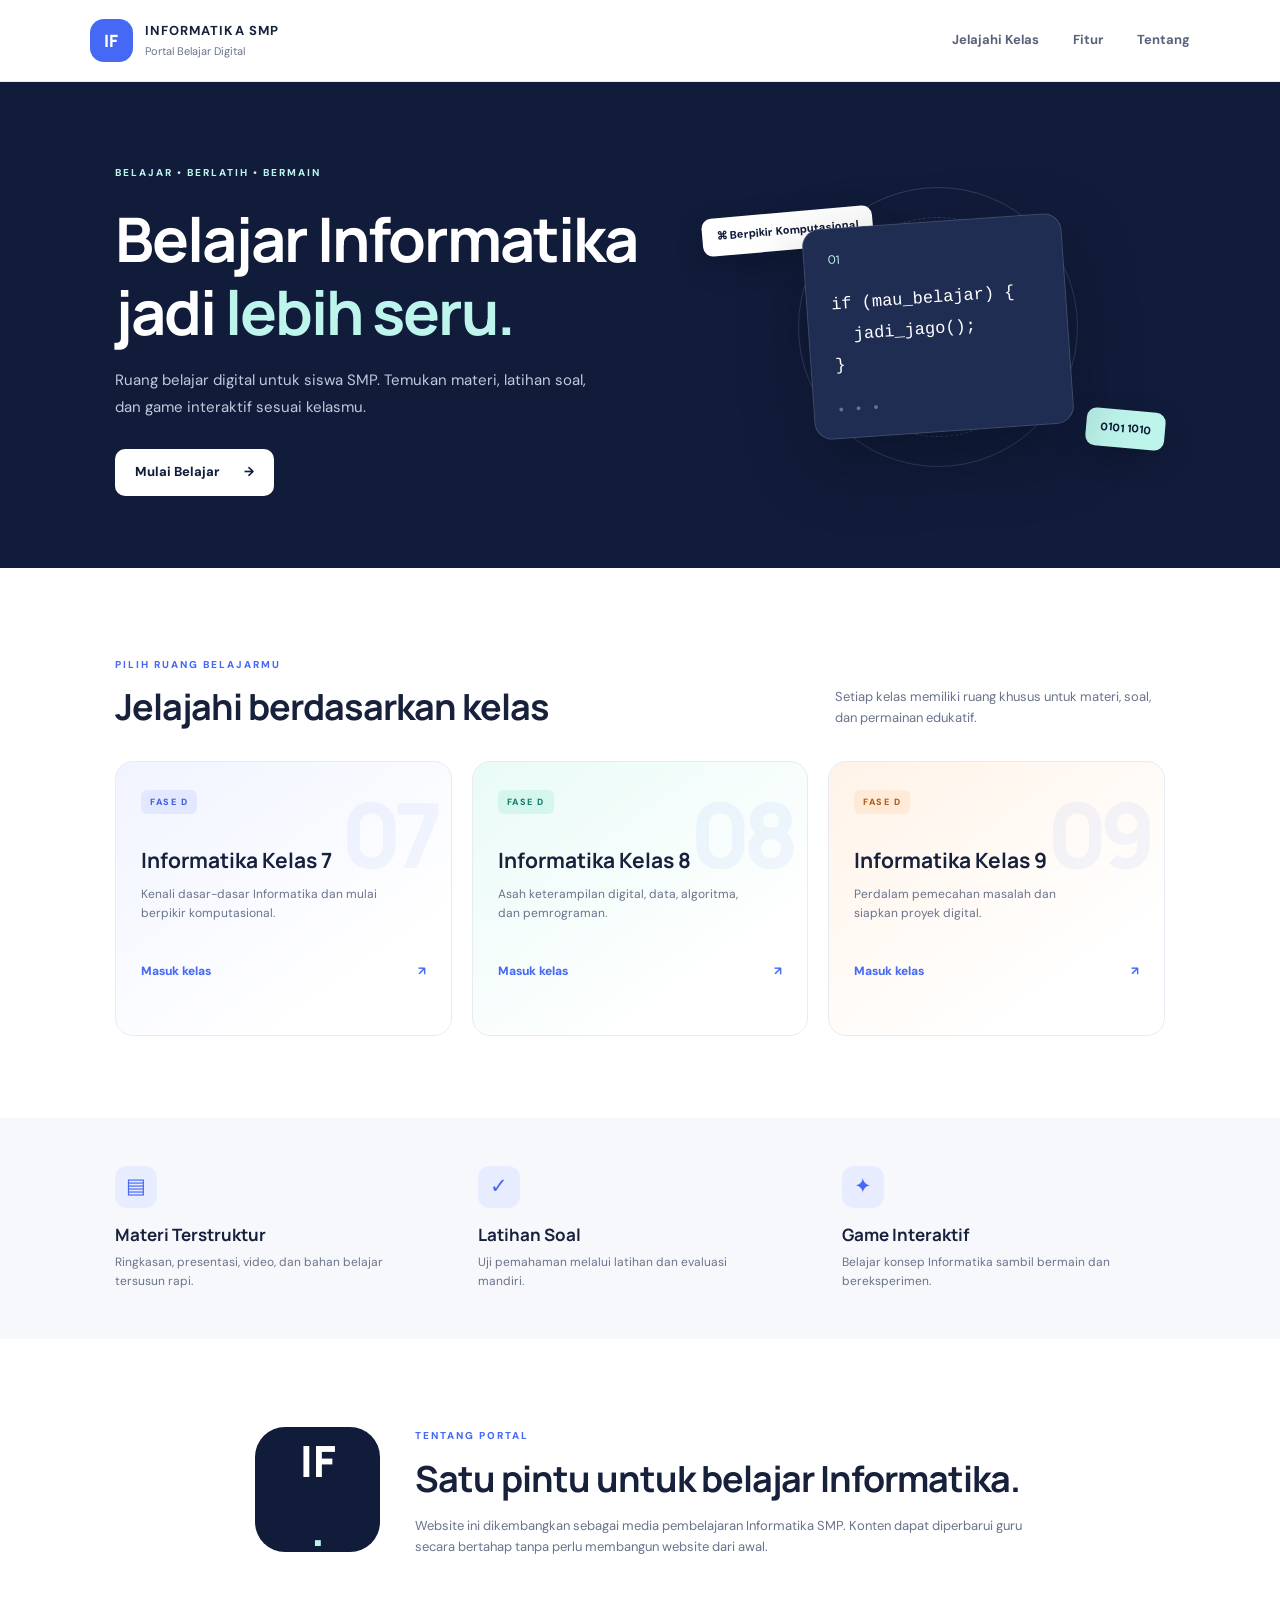
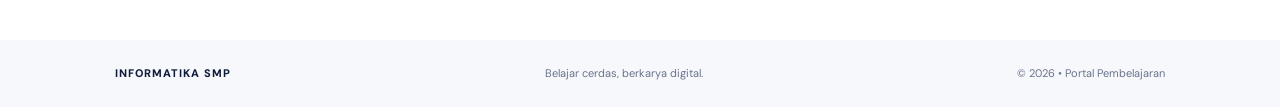
<file: index.html>
<!doctype html>
<html lang="id">
<head>
  <meta charset="utf-8">
  <meta name="viewport" content="width=device-width, initial-scale=1">
  <meta name="description" content="Portal belajar Informatika SMP kelas 7, 8, dan 9.">
  <title>Informatika SMP | Portal Belajar</title>
  <link rel="stylesheet" href="assets/css/style.css">
</head>
<body>
  <header class="site-header">
    <a class="brand" href="index.html" aria-label="Beranda Informatika SMP">
      <span class="brand-mark">IF</span>
      <span><strong>INFORMATIKA SMP</strong><small>Portal Belajar Digital</small></span>
    </a>
    <button class="menu-toggle" id="menuToggle" aria-label="Buka menu" aria-expanded="false">☰</button>
    <nav id="mainNav">
      <a href="#kelas">Jelajahi Kelas</a>
      <a href="#fitur">Fitur</a>
      <a href="#tentang">Tentang</a>
    </nav>
  </header>

  <main>
    <section class="hero">
      <div class="hero-copy">
        <span class="eyebrow">BELAJAR • BERLATIH • BERMAIN</span>
        <h1>Belajar Informatika jadi <span>lebih seru.</span></h1>
        <p>Ruang belajar digital untuk siswa SMP. Temukan materi, latihan soal, dan game interaktif sesuai kelasmu.</p>
        <a class="button button-light" href="#kelas">Mulai Belajar <span aria-hidden="true">→</span></a>
      </div>
      <div class="hero-art" aria-hidden="true">
        <div class="orbit orbit-one"></div><div class="orbit orbit-two"></div>
        <div class="code-card"><span>01</span><code>if (mau_belajar) {<br>&nbsp; jadi_jago();<br>}</code><b>● ● ●</b></div>
        <div class="floating-chip chip-a">⌘ Berpikir Komputasional</div>
        <div class="floating-chip chip-b">0101 1010</div>
      </div>
    </section>

    <section class="section" id="kelas">
      <div class="section-heading">
        <div><span class="eyebrow">PILIH RUANG BELAJARMU</span><h2>Jelajahi berdasarkan kelas</h2></div>
        <p>Setiap kelas memiliki ruang khusus untuk materi, soal, dan permainan edukatif.</p>
      </div>
      <div class="class-grid">
        <a class="class-card class-seven" href="kelas-7/index.html">
          <span class="class-number">07</span><span class="class-tag">FASE D</span>
          <h3>Informatika Kelas 7</h3><p>Kenali dasar-dasar Informatika dan mulai berpikir komputasional.</p>
          <span class="card-link">Masuk kelas <b>↗</b></span>
        </a>
        <a class="class-card class-eight" href="kelas-8/index.html">
          <span class="class-number">08</span><span class="class-tag">FASE D</span>
          <h3>Informatika Kelas 8</h3><p>Asah keterampilan digital, data, algoritma, dan pemrograman.</p>
          <span class="card-link">Masuk kelas <b>↗</b></span>
        </a>
        <a class="class-card class-nine" href="kelas-9/index.html">
          <span class="class-number">09</span><span class="class-tag">FASE D</span>
          <h3>Informatika Kelas 9</h3><p>Perdalam pemecahan masalah dan siapkan proyek digital.</p>
          <span class="card-link">Masuk kelas <b>↗</b></span>
        </a>
      </div>
    </section>

    <section class="feature-band" id="fitur">
      <div><span class="feature-icon">▤</span><h3>Materi Terstruktur</h3><p>Ringkasan, presentasi, video, dan bahan belajar tersusun rapi.</p></div>
      <div><span class="feature-icon">✓</span><h3>Latihan Soal</h3><p>Uji pemahaman melalui latihan dan evaluasi mandiri.</p></div>
      <div><span class="feature-icon">✦</span><h3>Game Interaktif</h3><p>Belajar konsep Informatika sambil bermain dan bereksperimen.</p></div>
    </section>

    <section class="about section" id="tentang">
      <div class="about-mark">IF<span>.</span></div>
      <div><span class="eyebrow">TENTANG PORTAL</span><h2>Satu pintu untuk belajar Informatika.</h2>
      <p>Website ini dikembangkan sebagai media pembelajaran Informatika SMP. Konten dapat diperbarui guru secara bertahap tanpa perlu membangun website dari awal.</p></div>
    </section>
  </main>

  <footer><a class="footer-brand" href="index.html">INFORMATIKA SMP</a><span>Belajar cerdas, berkarya digital.</span><span>© <span id="year"></span> • Portal Pembelajaran</span></footer>
  <script src="assets/js/main.js"></script>
</body>
</html>
</file>
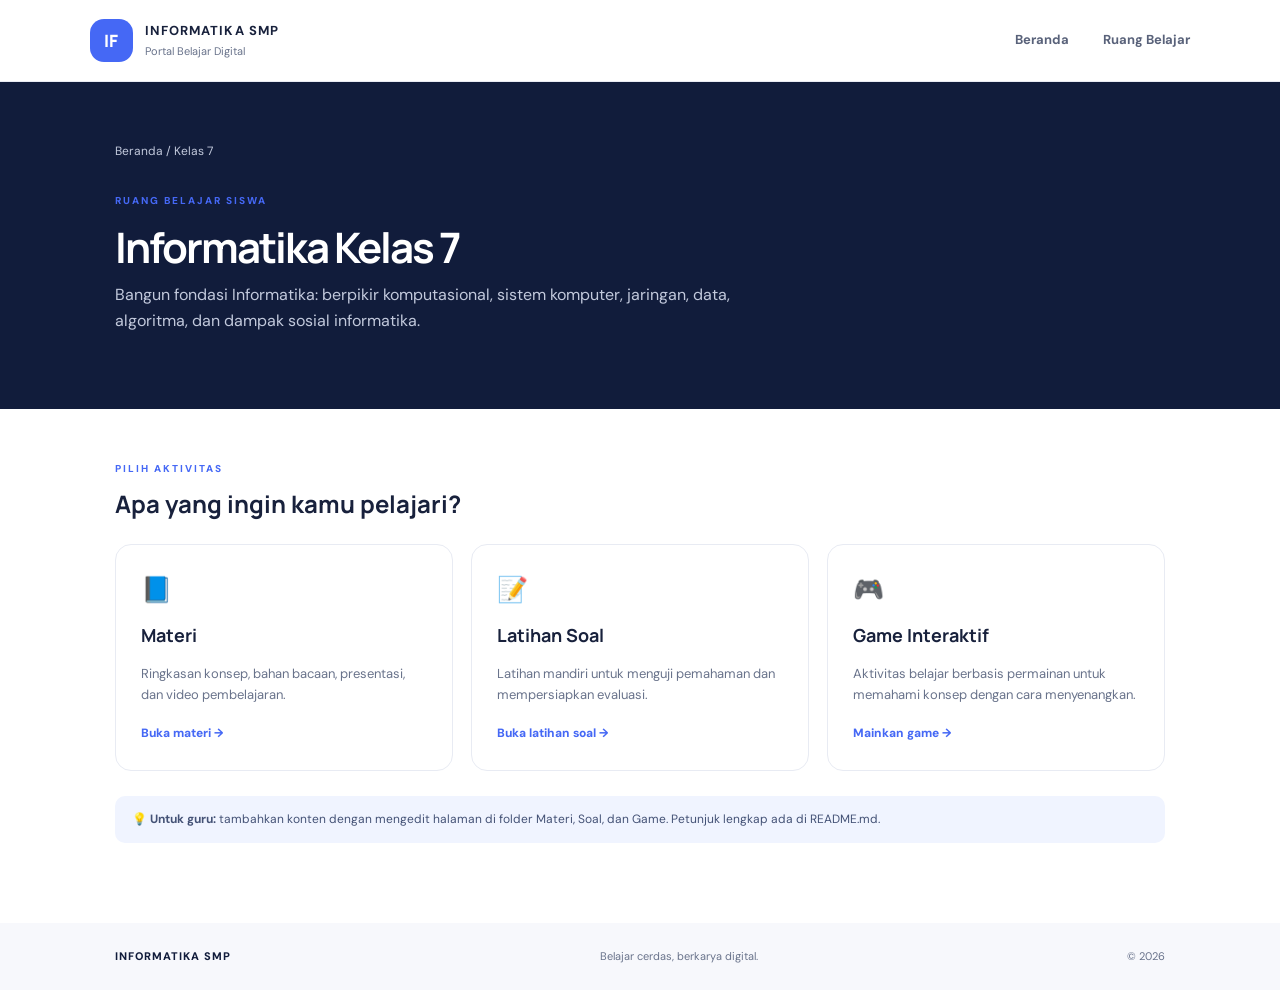
<file: kelas-7/index.html>
<!doctype html>
<html lang="id"><head><meta charset="utf-8"><meta name="viewport" content="width=device-width, initial-scale=1">
<title>Kelas 7 | Informatika SMP</title><link rel="stylesheet" href="../assets/css/style.css"></head>
<body>
<header class="site-header"><a class="brand" href="../index.html"><span class="brand-mark">IF</span><span><strong>INFORMATIKA SMP</strong><small>Portal Belajar Digital</small></span></a><button class="menu-toggle" id="menuToggle" aria-label="Buka menu" aria-expanded="false">☰</button><nav id="mainNav"><a href="../index.html">Beranda</a><a href="#ruang">Ruang Belajar</a></nav></header>
<section class="page-hero"><div class="crumb"><a href="../index.html">Beranda</a> / Kelas 7</div><span class="eyebrow">RUANG BELAJAR SISWA</span><h1>Informatika Kelas 7</h1><p>Bangun fondasi Informatika: berpikir komputasional, sistem komputer, jaringan, data, algoritma, dan dampak sosial informatika.</p></section>
<main class="resource-section" id="ruang"><span class="eyebrow">PILIH AKTIVITAS</span><h2 style="margin:10px 0 25px;font-family:Manrope">Apa yang ingin kamu pelajari?</h2>
<div class="resource-grid">
<article class="resource-card"><div class="resource-icon">📘</div><h3>Materi</h3><p>Ringkasan konsep, bahan bacaan, presentasi, dan video pembelajaran.</p><a href="materi/index.html">Buka materi →</a></article>
<article class="resource-card"><div class="resource-icon">📝</div><h3>Latihan Soal</h3><p>Latihan mandiri untuk menguji pemahaman dan mempersiapkan evaluasi.</p><a href="soal/index.html">Buka latihan soal →</a></article>
<article class="resource-card"><div class="resource-icon">🎮</div><h3>Game Interaktif</h3><p>Aktivitas belajar berbasis permainan untuk memahami konsep dengan cara menyenangkan.</p><a href="game/index.html">Mainkan game →</a></article>
</div><div class="notice">💡 <strong>Untuk guru:</strong> tambahkan konten dengan mengedit halaman di folder Materi, Soal, dan Game. Petunjuk lengkap ada di README.md.</div>
</main><footer><a class="footer-brand" href="../index.html">INFORMATIKA SMP</a><span>Belajar cerdas, berkarya digital.</span><span>© <span id="year"></span></span></footer><script src="../assets/js/main.js"></script></body></html>
</file>
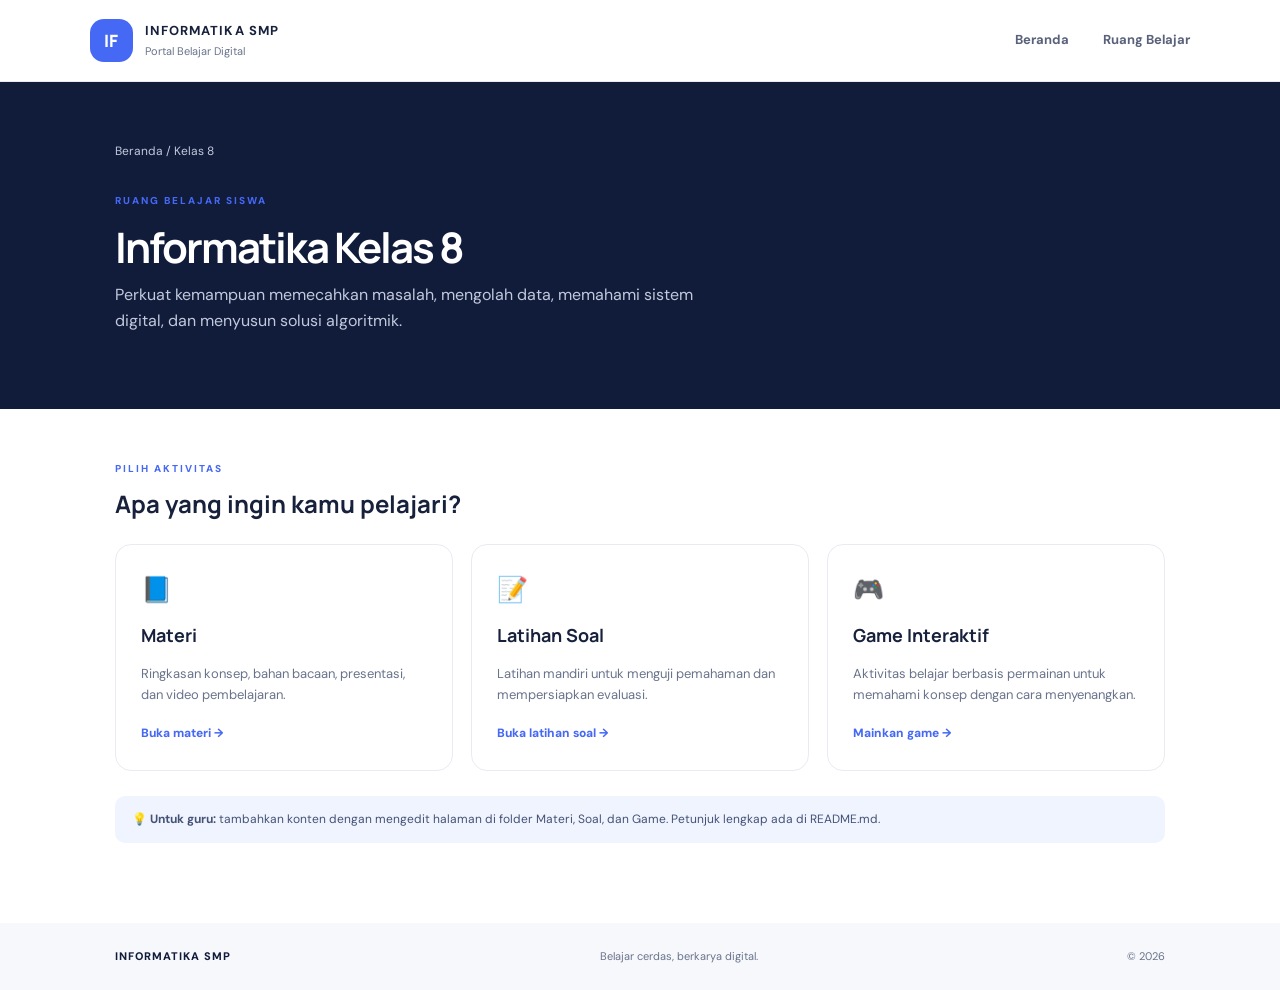
<file: kelas-8/index.html>
<!doctype html>
<html lang="id"><head><meta charset="utf-8"><meta name="viewport" content="width=device-width, initial-scale=1">
<title>Kelas 8 | Informatika SMP</title><link rel="stylesheet" href="../assets/css/style.css"></head>
<body>
<header class="site-header"><a class="brand" href="../index.html"><span class="brand-mark">IF</span><span><strong>INFORMATIKA SMP</strong><small>Portal Belajar Digital</small></span></a><button class="menu-toggle" id="menuToggle" aria-label="Buka menu" aria-expanded="false">☰</button><nav id="mainNav"><a href="../index.html">Beranda</a><a href="#ruang">Ruang Belajar</a></nav></header>
<section class="page-hero"><div class="crumb"><a href="../index.html">Beranda</a> / Kelas 8</div><span class="eyebrow">RUANG BELAJAR SISWA</span><h1>Informatika Kelas 8</h1><p>Perkuat kemampuan memecahkan masalah, mengolah data, memahami sistem digital, dan menyusun solusi algoritmik.</p></section>
<main class="resource-section" id="ruang"><span class="eyebrow">PILIH AKTIVITAS</span><h2 style="margin:10px 0 25px;font-family:Manrope">Apa yang ingin kamu pelajari?</h2>
<div class="resource-grid">
<article class="resource-card"><div class="resource-icon">📘</div><h3>Materi</h3><p>Ringkasan konsep, bahan bacaan, presentasi, dan video pembelajaran.</p><a href="materi/index.html">Buka materi →</a></article>
<article class="resource-card"><div class="resource-icon">📝</div><h3>Latihan Soal</h3><p>Latihan mandiri untuk menguji pemahaman dan mempersiapkan evaluasi.</p><a href="soal/index.html">Buka latihan soal →</a></article>
<article class="resource-card"><div class="resource-icon">🎮</div><h3>Game Interaktif</h3><p>Aktivitas belajar berbasis permainan untuk memahami konsep dengan cara menyenangkan.</p><a href="game/index.html">Mainkan game →</a></article>
</div><div class="notice">💡 <strong>Untuk guru:</strong> tambahkan konten dengan mengedit halaman di folder Materi, Soal, dan Game. Petunjuk lengkap ada di README.md.</div>
</main><footer><a class="footer-brand" href="../index.html">INFORMATIKA SMP</a><span>Belajar cerdas, berkarya digital.</span><span>© <span id="year"></span></span></footer><script src="../assets/js/main.js"></script></body></html>
</file>
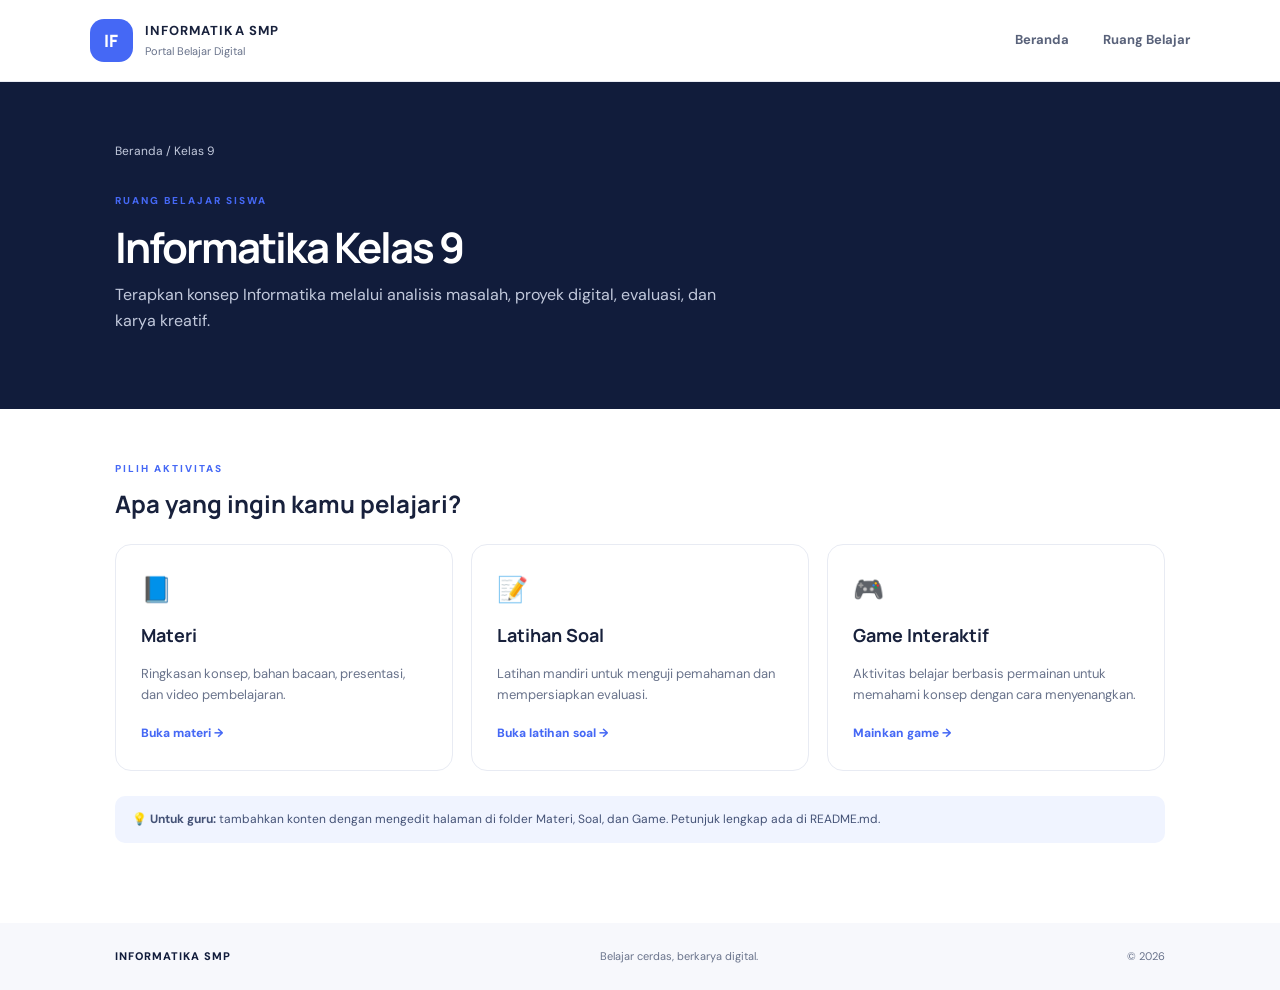
<file: kelas-9/index.html>
<!doctype html>
<html lang="id"><head><meta charset="utf-8"><meta name="viewport" content="width=device-width, initial-scale=1">
<title>Kelas 9 | Informatika SMP</title><link rel="stylesheet" href="../assets/css/style.css"></head>
<body>
<header class="site-header"><a class="brand" href="../index.html"><span class="brand-mark">IF</span><span><strong>INFORMATIKA SMP</strong><small>Portal Belajar Digital</small></span></a><button class="menu-toggle" id="menuToggle" aria-label="Buka menu" aria-expanded="false">☰</button><nav id="mainNav"><a href="../index.html">Beranda</a><a href="#ruang">Ruang Belajar</a></nav></header>
<section class="page-hero"><div class="crumb"><a href="../index.html">Beranda</a> / Kelas 9</div><span class="eyebrow">RUANG BELAJAR SISWA</span><h1>Informatika Kelas 9</h1><p>Terapkan konsep Informatika melalui analisis masalah, proyek digital, evaluasi, dan karya kreatif.</p></section>
<main class="resource-section" id="ruang"><span class="eyebrow">PILIH AKTIVITAS</span><h2 style="margin:10px 0 25px;font-family:Manrope">Apa yang ingin kamu pelajari?</h2>
<div class="resource-grid">
<article class="resource-card"><div class="resource-icon">📘</div><h3>Materi</h3><p>Ringkasan konsep, bahan bacaan, presentasi, dan video pembelajaran.</p><a href="materi/index.html">Buka materi →</a></article>
<article class="resource-card"><div class="resource-icon">📝</div><h3>Latihan Soal</h3><p>Latihan mandiri untuk menguji pemahaman dan mempersiapkan evaluasi.</p><a href="soal/index.html">Buka latihan soal →</a></article>
<article class="resource-card"><div class="resource-icon">🎮</div><h3>Game Interaktif</h3><p>Aktivitas belajar berbasis permainan untuk memahami konsep dengan cara menyenangkan.</p><a href="game/index.html">Mainkan game →</a></article>
</div><div class="notice">💡 <strong>Untuk guru:</strong> tambahkan konten dengan mengedit halaman di folder Materi, Soal, dan Game. Petunjuk lengkap ada di README.md.</div>
</main><footer><a class="footer-brand" href="../index.html">INFORMATIKA SMP</a><span>Belajar cerdas, berkarya digital.</span><span>© <span id="year"></span></span></footer><script src="../assets/js/main.js"></script></body></html>
</file>
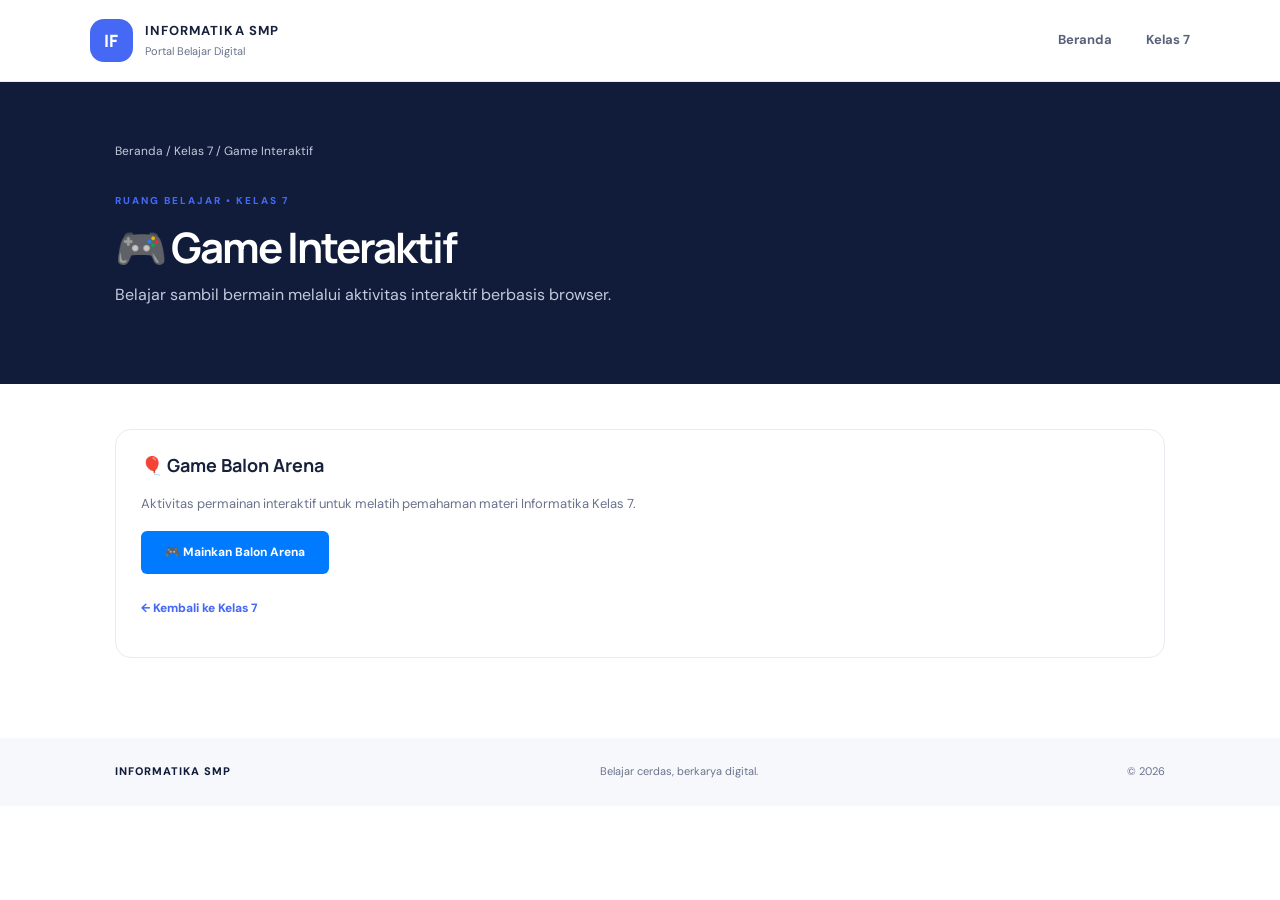
<file: kelas-7/game/index.html>
<!doctype html>
<html lang="id">
<head>
  <meta charset="utf-8">
  <meta name="viewport" content="width=device-width, initial-scale=1">
  <title>Game Interaktif Kelas 7 | Informatika SMP</title>
  <link rel="stylesheet" href="../../assets/css/style.css">
</head>
<body>

  <!-- HEADER -->
  <header class="site-header">
    <a class="brand" href="../../index.html">
      <span class="brand-mark">IF</span>
      <span>
        <strong>INFORMATIKA SMP</strong>
        <small>Portal Belajar Digital</small>
      </span>
    </a>
    <button class="menu-toggle" id="menuToggle" aria-label="Buka menu" aria-expanded="false">☰</button>
    <nav id="mainNav">
      <a href="../../index.html">Beranda</a>
      <a href="../index.html">Kelas 7</a>
    </nav>
  </header>

  <!-- HERO SECTION -->
  <section class="page-hero">
    <div class="crumb">
      <a href="../../index.html">Beranda</a> / <a href="../index.html">Kelas 7</a> / Game Interaktif
    </div>
    <span class="eyebrow">RUANG BELAJAR • KELAS 7</span>
    <h1>🎮 Game Interaktif</h1>
    <p>Belajar sambil bermain melalui aktivitas interaktif berbasis browser.</p>
  </section>

  <!-- KONTEN UTAMA -->
  <main class="resource-section">
    <div class="resource-card">
      <h3>🎈 Game Balon Arena</h3>
      <p>Aktivitas permainan interaktif untuk melatih pemahaman materi Informatika Kelas 7.</p>
      
      <!-- Tombol Link Game -->
      <p style="margin-top: 16px;">
        <a href="balon_arena-ok.html" style="display: inline-block; padding: 12px 24px; background-color: #007bff; color: #ffffff; text-decoration: none; border-radius: 6px; font-weight: bold;">
          🎮 Mainkan Balon Arena
        </a>
      </p>

      <!-- Navigasi Kembali -->
      <p style="margin-top: 24px;">
        <a href="../index.html">← Kembali ke Kelas 7</a>
      </p>
    </div>
  </main>

  <!-- FOOTER -->
  <footer>
    <a class="footer-brand" href="../../index.html">INFORMATIKA SMP</a>
    <span>Belajar cerdas, berkarya digital.</span>
    <span>© <span id="year"></span></span>
  </footer>

  <script src="../../assets/js/main.js"></script>
</body>
</html>
</file>
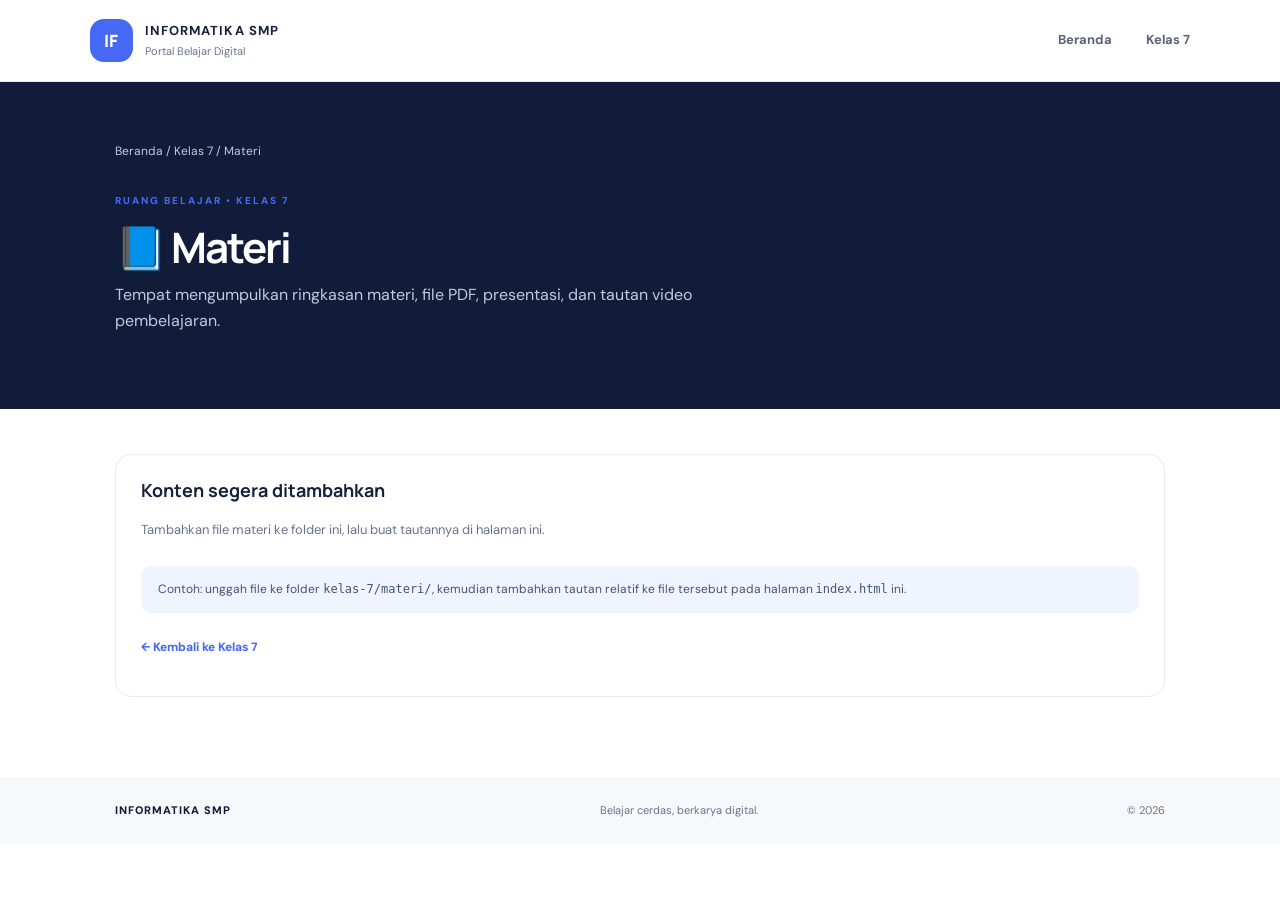
<file: kelas-7/materi/index.html>
<!doctype html>
<html lang="id"><head><meta charset="utf-8"><meta name="viewport" content="width=device-width, initial-scale=1">
<title>Materi Kelas 7 | Informatika SMP</title><link rel="stylesheet" href="../../assets/css/style.css"></head>
<body><header class="site-header"><a class="brand" href="../../index.html"><span class="brand-mark">IF</span><span><strong>INFORMATIKA SMP</strong><small>Portal Belajar Digital</small></span></a><button class="menu-toggle" id="menuToggle" aria-label="Buka menu" aria-expanded="false">☰</button><nav id="mainNav"><a href="../../index.html">Beranda</a><a href="../index.html">Kelas 7</a></nav></header>
<section class="page-hero"><div class="crumb"><a href="../../index.html">Beranda</a> / <a href="../index.html">Kelas 7</a> / Materi</div><span class="eyebrow">RUANG BELAJAR • KELAS 7</span><h1>📘 Materi</h1><p>Tempat mengumpulkan ringkasan materi, file PDF, presentasi, dan tautan video pembelajaran.</p></section>
<main class="resource-section"><div class="resource-card"><h3>Konten segera ditambahkan</h3><p>Tambahkan file materi ke folder ini, lalu buat tautannya di halaman ini.</p><div class="notice">Contoh: unggah file ke folder <code>kelas-7/materi/</code>, kemudian tambahkan tautan relatif ke file tersebut pada halaman <code>index.html</code> ini.</div><p style="margin-top:24px"><a href="../index.html">← Kembali ke Kelas 7</a></p></div></main>
<footer><a class="footer-brand" href="../../index.html">INFORMATIKA SMP</a><span>Belajar cerdas, berkarya digital.</span><span>© <span id="year"></span></span></footer><script src="../../assets/js/main.js"></script></body></html>
</file>
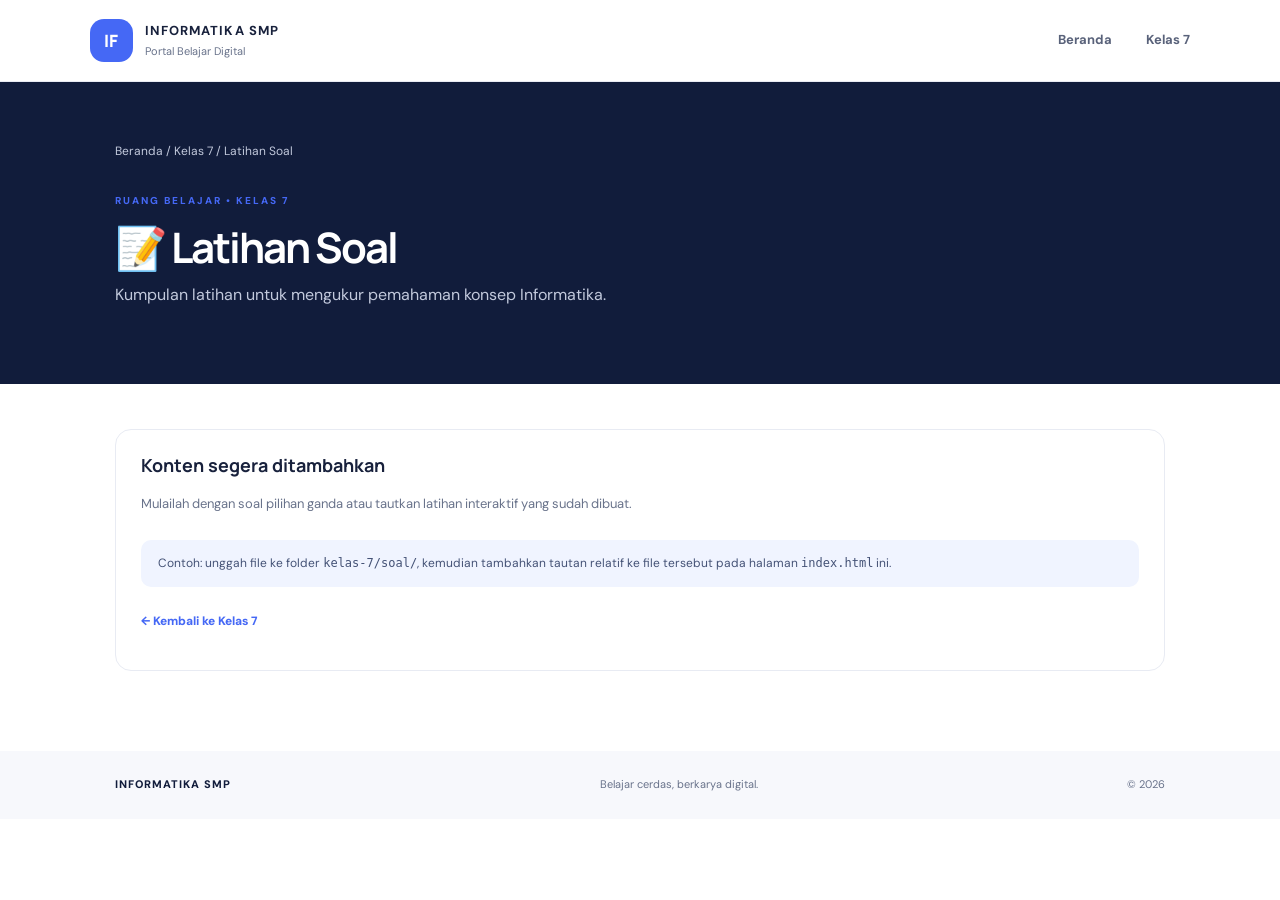
<file: kelas-7/soal/index.html>
<!doctype html>
<html lang="id"><head><meta charset="utf-8"><meta name="viewport" content="width=device-width, initial-scale=1">
<title>Latihan Soal Kelas 7 | Informatika SMP</title><link rel="stylesheet" href="../../assets/css/style.css"></head>
<body><header class="site-header"><a class="brand" href="../../index.html"><span class="brand-mark">IF</span><span><strong>INFORMATIKA SMP</strong><small>Portal Belajar Digital</small></span></a><button class="menu-toggle" id="menuToggle" aria-label="Buka menu" aria-expanded="false">☰</button><nav id="mainNav"><a href="../../index.html">Beranda</a><a href="../index.html">Kelas 7</a></nav></header>
<section class="page-hero"><div class="crumb"><a href="../../index.html">Beranda</a> / <a href="../index.html">Kelas 7</a> / Latihan Soal</div><span class="eyebrow">RUANG BELAJAR • KELAS 7</span><h1>📝 Latihan Soal</h1><p>Kumpulan latihan untuk mengukur pemahaman konsep Informatika.</p></section>
<main class="resource-section"><div class="resource-card"><h3>Konten segera ditambahkan</h3><p>Mulailah dengan soal pilihan ganda atau tautkan latihan interaktif yang sudah dibuat.</p><div class="notice">Contoh: unggah file ke folder <code>kelas-7/soal/</code>, kemudian tambahkan tautan relatif ke file tersebut pada halaman <code>index.html</code> ini.</div><p style="margin-top:24px"><a href="../index.html">← Kembali ke Kelas 7</a></p></div></main>
<footer><a class="footer-brand" href="../../index.html">INFORMATIKA SMP</a><span>Belajar cerdas, berkarya digital.</span><span>© <span id="year"></span></span></footer><script src="../../assets/js/main.js"></script></body></html>
</file>
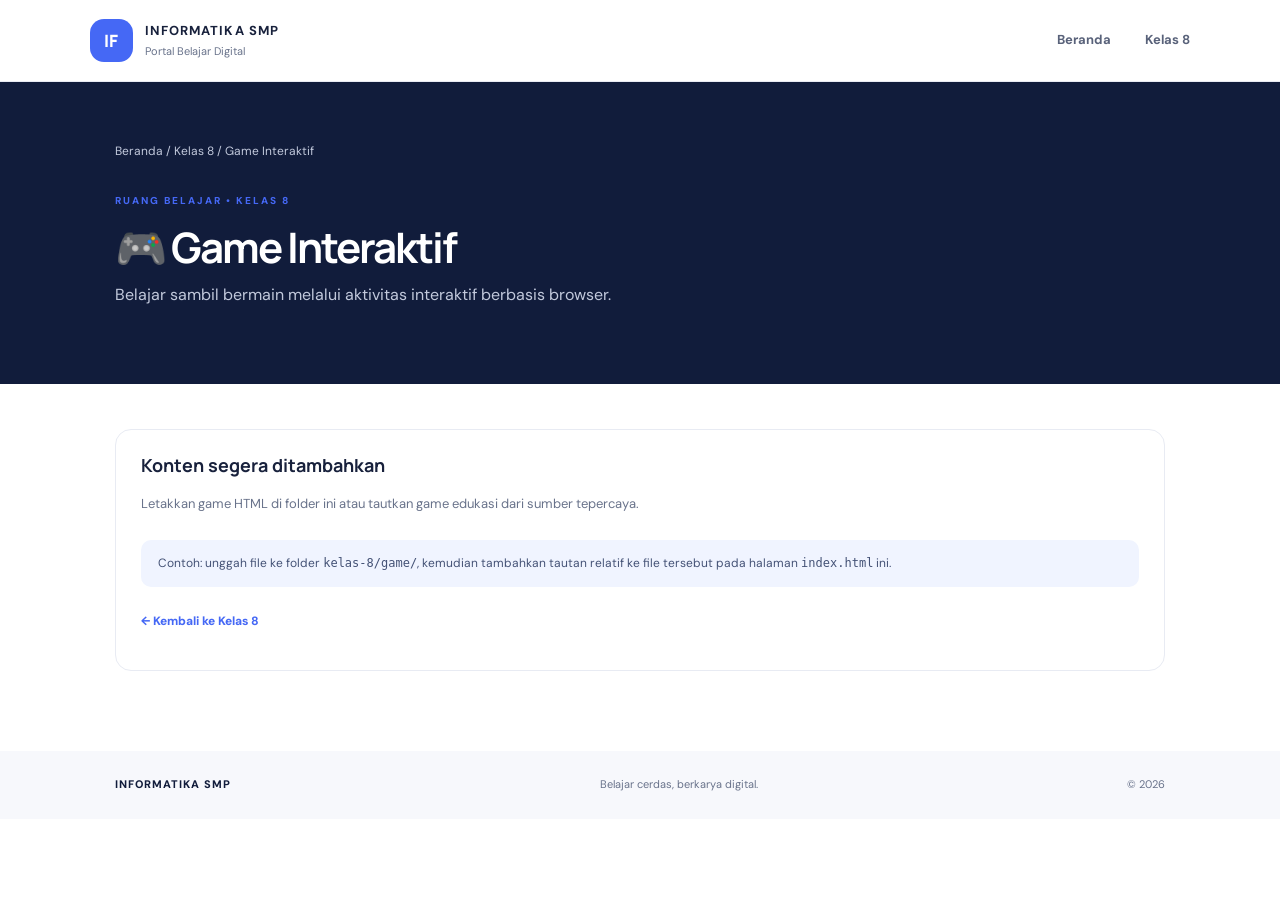
<file: kelas-8/game/index.html>
<!doctype html>
<html lang="id"><head><meta charset="utf-8"><meta name="viewport" content="width=device-width, initial-scale=1">
<title>Game Interaktif Kelas 8 | Informatika SMP</title><link rel="stylesheet" href="../../assets/css/style.css"></head>
<body><header class="site-header"><a class="brand" href="../../index.html"><span class="brand-mark">IF</span><span><strong>INFORMATIKA SMP</strong><small>Portal Belajar Digital</small></span></a><button class="menu-toggle" id="menuToggle" aria-label="Buka menu" aria-expanded="false">☰</button><nav id="mainNav"><a href="../../index.html">Beranda</a><a href="../index.html">Kelas 8</a></nav></header>
<section class="page-hero"><div class="crumb"><a href="../../index.html">Beranda</a> / <a href="../index.html">Kelas 8</a> / Game Interaktif</div><span class="eyebrow">RUANG BELAJAR • KELAS 8</span><h1>🎮 Game Interaktif</h1><p>Belajar sambil bermain melalui aktivitas interaktif berbasis browser.</p></section>
<main class="resource-section"><div class="resource-card"><h3>Konten segera ditambahkan</h3><p>Letakkan game HTML di folder ini atau tautkan game edukasi dari sumber tepercaya.</p><div class="notice">Contoh: unggah file ke folder <code>kelas-8/game/</code>, kemudian tambahkan tautan relatif ke file tersebut pada halaman <code>index.html</code> ini.</div><p style="margin-top:24px"><a href="../index.html">← Kembali ke Kelas 8</a></p></div></main>
<footer><a class="footer-brand" href="../../index.html">INFORMATIKA SMP</a><span>Belajar cerdas, berkarya digital.</span><span>© <span id="year"></span></span></footer><script src="../../assets/js/main.js"></script></body></html>
</file>
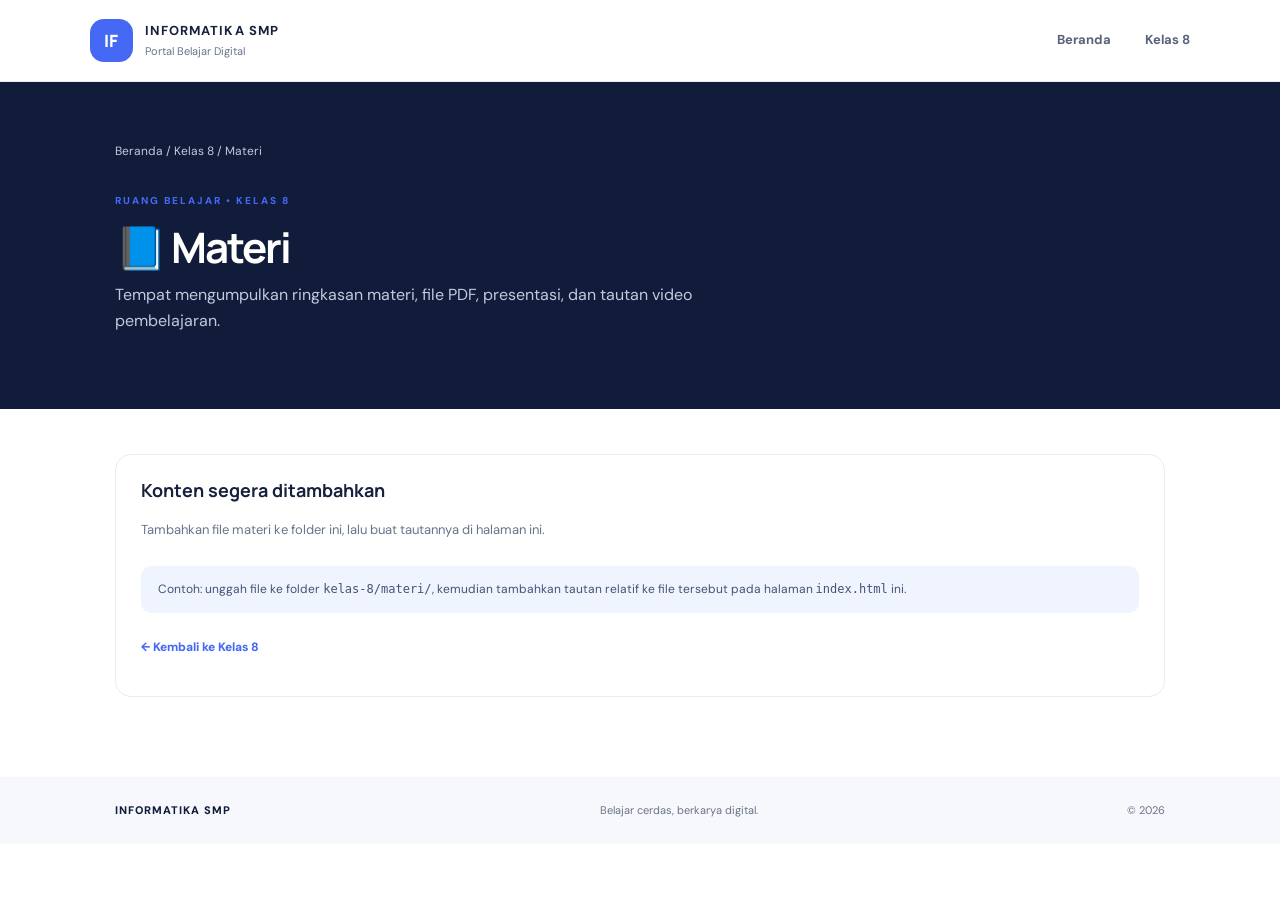
<file: kelas-8/materi/index.html>
<!doctype html>
<html lang="id"><head><meta charset="utf-8"><meta name="viewport" content="width=device-width, initial-scale=1">
<title>Materi Kelas 8 | Informatika SMP</title><link rel="stylesheet" href="../../assets/css/style.css"></head>
<body><header class="site-header"><a class="brand" href="../../index.html"><span class="brand-mark">IF</span><span><strong>INFORMATIKA SMP</strong><small>Portal Belajar Digital</small></span></a><button class="menu-toggle" id="menuToggle" aria-label="Buka menu" aria-expanded="false">☰</button><nav id="mainNav"><a href="../../index.html">Beranda</a><a href="../index.html">Kelas 8</a></nav></header>
<section class="page-hero"><div class="crumb"><a href="../../index.html">Beranda</a> / <a href="../index.html">Kelas 8</a> / Materi</div><span class="eyebrow">RUANG BELAJAR • KELAS 8</span><h1>📘 Materi</h1><p>Tempat mengumpulkan ringkasan materi, file PDF, presentasi, dan tautan video pembelajaran.</p></section>
<main class="resource-section"><div class="resource-card"><h3>Konten segera ditambahkan</h3><p>Tambahkan file materi ke folder ini, lalu buat tautannya di halaman ini.</p><div class="notice">Contoh: unggah file ke folder <code>kelas-8/materi/</code>, kemudian tambahkan tautan relatif ke file tersebut pada halaman <code>index.html</code> ini.</div><p style="margin-top:24px"><a href="../index.html">← Kembali ke Kelas 8</a></p></div></main>
<footer><a class="footer-brand" href="../../index.html">INFORMATIKA SMP</a><span>Belajar cerdas, berkarya digital.</span><span>© <span id="year"></span></span></footer><script src="../../assets/js/main.js"></script></body></html>
</file>
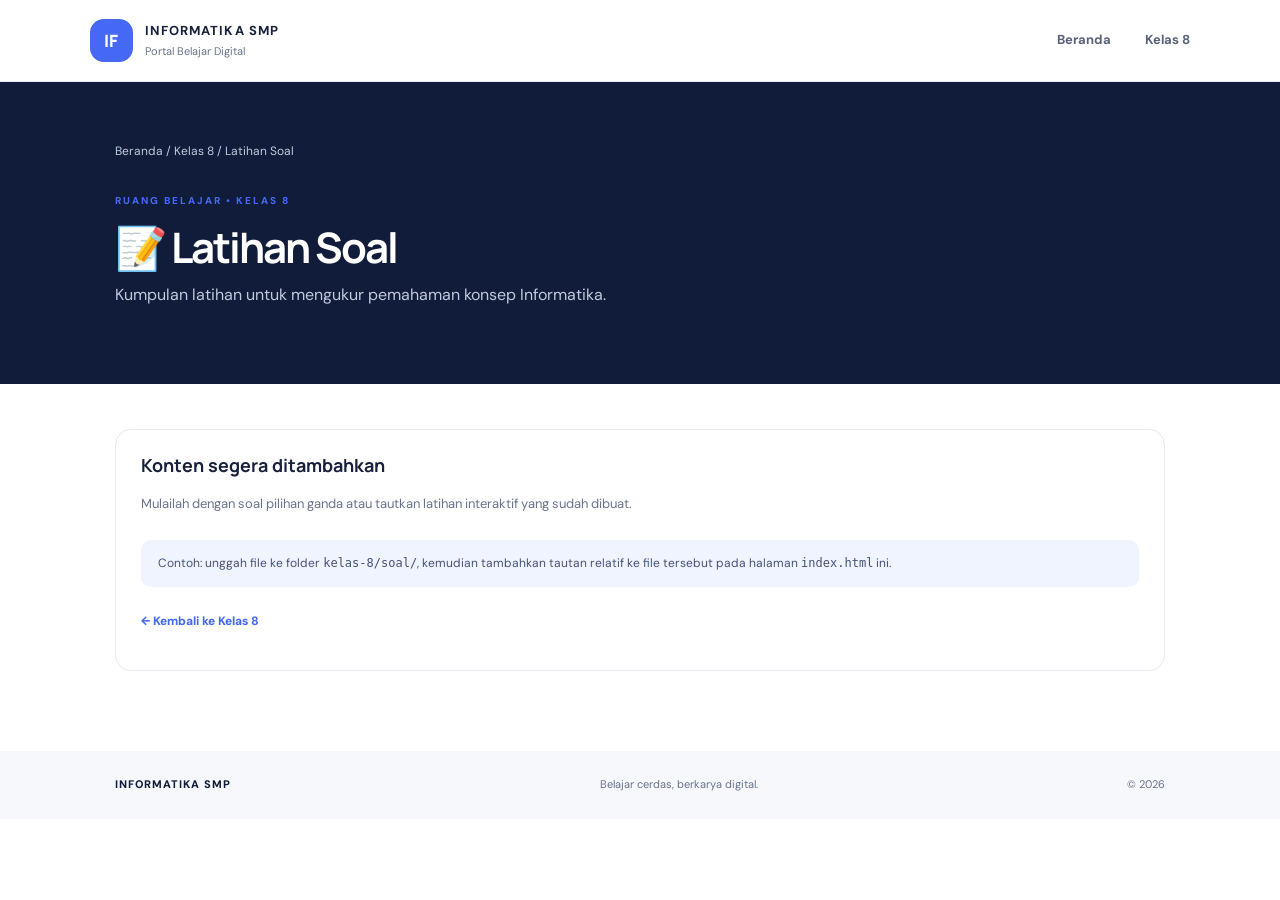
<file: kelas-8/soal/index.html>
<!doctype html>
<html lang="id"><head><meta charset="utf-8"><meta name="viewport" content="width=device-width, initial-scale=1">
<title>Latihan Soal Kelas 8 | Informatika SMP</title><link rel="stylesheet" href="../../assets/css/style.css"></head>
<body><header class="site-header"><a class="brand" href="../../index.html"><span class="brand-mark">IF</span><span><strong>INFORMATIKA SMP</strong><small>Portal Belajar Digital</small></span></a><button class="menu-toggle" id="menuToggle" aria-label="Buka menu" aria-expanded="false">☰</button><nav id="mainNav"><a href="../../index.html">Beranda</a><a href="../index.html">Kelas 8</a></nav></header>
<section class="page-hero"><div class="crumb"><a href="../../index.html">Beranda</a> / <a href="../index.html">Kelas 8</a> / Latihan Soal</div><span class="eyebrow">RUANG BELAJAR • KELAS 8</span><h1>📝 Latihan Soal</h1><p>Kumpulan latihan untuk mengukur pemahaman konsep Informatika.</p></section>
<main class="resource-section"><div class="resource-card"><h3>Konten segera ditambahkan</h3><p>Mulailah dengan soal pilihan ganda atau tautkan latihan interaktif yang sudah dibuat.</p><div class="notice">Contoh: unggah file ke folder <code>kelas-8/soal/</code>, kemudian tambahkan tautan relatif ke file tersebut pada halaman <code>index.html</code> ini.</div><p style="margin-top:24px"><a href="../index.html">← Kembali ke Kelas 8</a></p></div></main>
<footer><a class="footer-brand" href="../../index.html">INFORMATIKA SMP</a><span>Belajar cerdas, berkarya digital.</span><span>© <span id="year"></span></span></footer><script src="../../assets/js/main.js"></script></body></html>
</file>
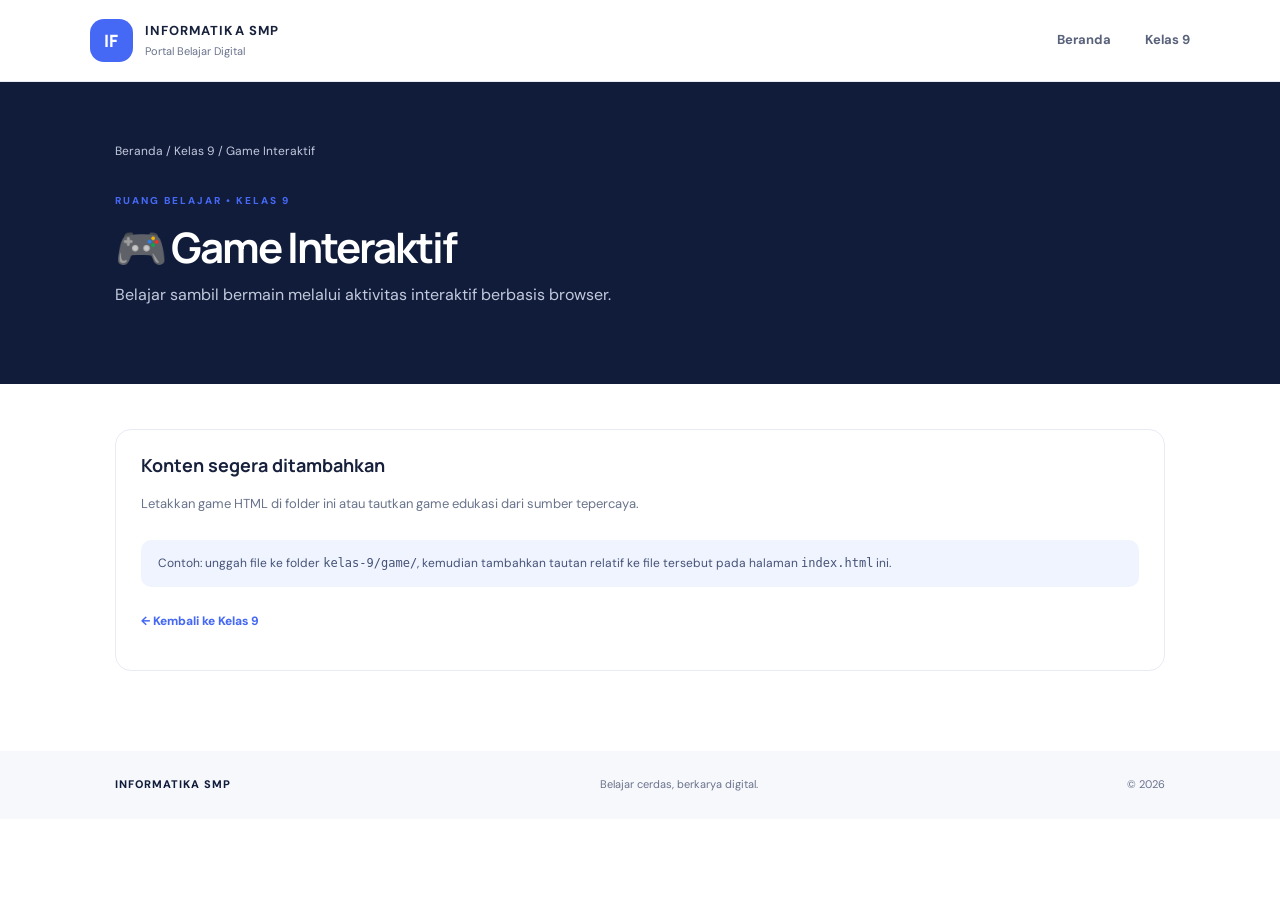
<file: kelas-9/game/index.html>
<!doctype html>
<html lang="id"><head><meta charset="utf-8"><meta name="viewport" content="width=device-width, initial-scale=1">
<title>Game Interaktif Kelas 9 | Informatika SMP</title><link rel="stylesheet" href="../../assets/css/style.css"></head>
<body><header class="site-header"><a class="brand" href="../../index.html"><span class="brand-mark">IF</span><span><strong>INFORMATIKA SMP</strong><small>Portal Belajar Digital</small></span></a><button class="menu-toggle" id="menuToggle" aria-label="Buka menu" aria-expanded="false">☰</button><nav id="mainNav"><a href="../../index.html">Beranda</a><a href="../index.html">Kelas 9</a></nav></header>
<section class="page-hero"><div class="crumb"><a href="../../index.html">Beranda</a> / <a href="../index.html">Kelas 9</a> / Game Interaktif</div><span class="eyebrow">RUANG BELAJAR • KELAS 9</span><h1>🎮 Game Interaktif</h1><p>Belajar sambil bermain melalui aktivitas interaktif berbasis browser.</p></section>
<main class="resource-section"><div class="resource-card"><h3>Konten segera ditambahkan</h3><p>Letakkan game HTML di folder ini atau tautkan game edukasi dari sumber tepercaya.</p><div class="notice">Contoh: unggah file ke folder <code>kelas-9/game/</code>, kemudian tambahkan tautan relatif ke file tersebut pada halaman <code>index.html</code> ini.</div><p style="margin-top:24px"><a href="../index.html">← Kembali ke Kelas 9</a></p></div></main>
<footer><a class="footer-brand" href="../../index.html">INFORMATIKA SMP</a><span>Belajar cerdas, berkarya digital.</span><span>© <span id="year"></span></span></footer><script src="../../assets/js/main.js"></script></body></html>
</file>
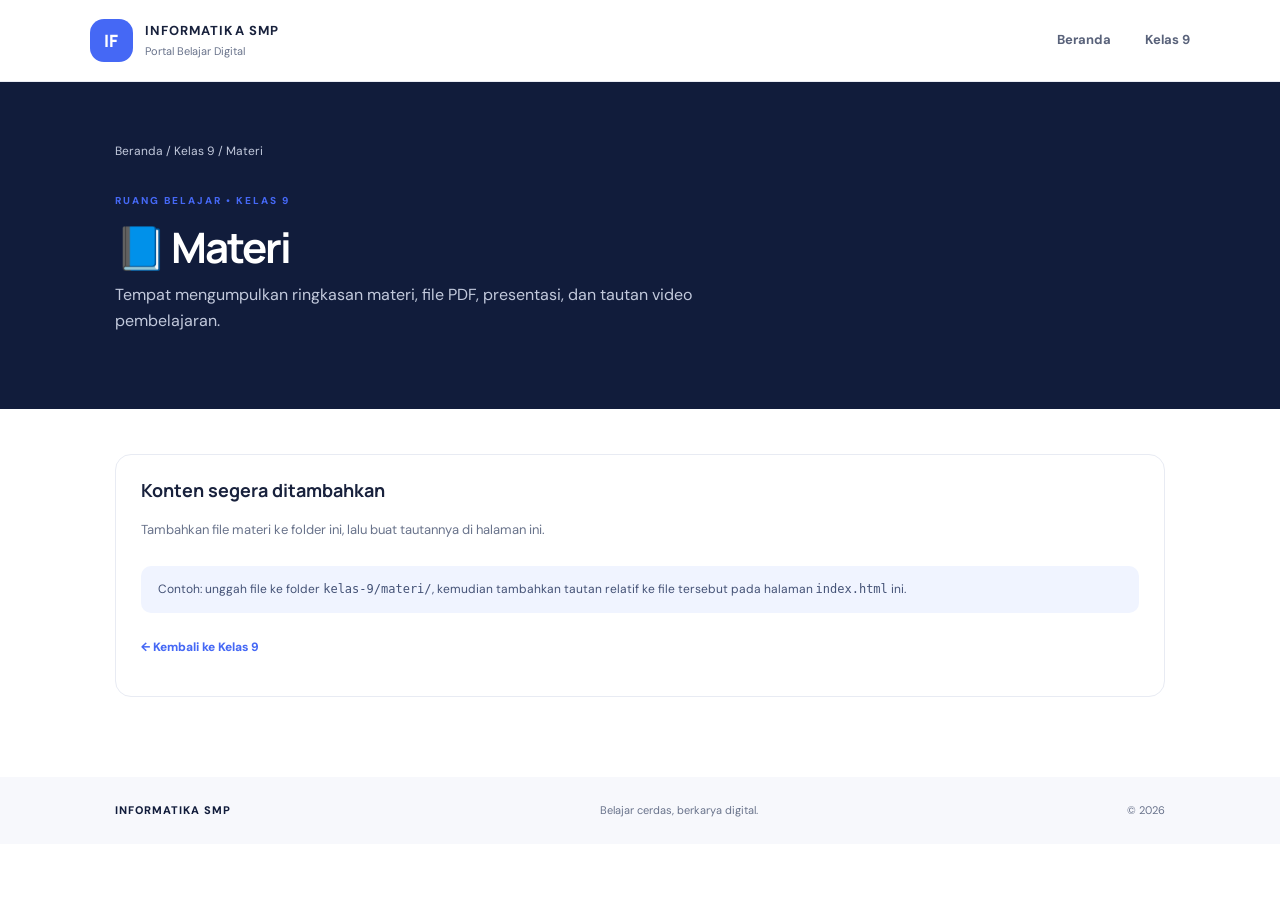
<file: kelas-9/materi/index.html>
<!doctype html>
<html lang="id"><head><meta charset="utf-8"><meta name="viewport" content="width=device-width, initial-scale=1">
<title>Materi Kelas 9 | Informatika SMP</title><link rel="stylesheet" href="../../assets/css/style.css"></head>
<body><header class="site-header"><a class="brand" href="../../index.html"><span class="brand-mark">IF</span><span><strong>INFORMATIKA SMP</strong><small>Portal Belajar Digital</small></span></a><button class="menu-toggle" id="menuToggle" aria-label="Buka menu" aria-expanded="false">☰</button><nav id="mainNav"><a href="../../index.html">Beranda</a><a href="../index.html">Kelas 9</a></nav></header>
<section class="page-hero"><div class="crumb"><a href="../../index.html">Beranda</a> / <a href="../index.html">Kelas 9</a> / Materi</div><span class="eyebrow">RUANG BELAJAR • KELAS 9</span><h1>📘 Materi</h1><p>Tempat mengumpulkan ringkasan materi, file PDF, presentasi, dan tautan video pembelajaran.</p></section>
<main class="resource-section"><div class="resource-card"><h3>Konten segera ditambahkan</h3><p>Tambahkan file materi ke folder ini, lalu buat tautannya di halaman ini.</p><div class="notice">Contoh: unggah file ke folder <code>kelas-9/materi/</code>, kemudian tambahkan tautan relatif ke file tersebut pada halaman <code>index.html</code> ini.</div><p style="margin-top:24px"><a href="../index.html">← Kembali ke Kelas 9</a></p></div></main>
<footer><a class="footer-brand" href="../../index.html">INFORMATIKA SMP</a><span>Belajar cerdas, berkarya digital.</span><span>© <span id="year"></span></span></footer><script src="../../assets/js/main.js"></script></body></html>
</file>
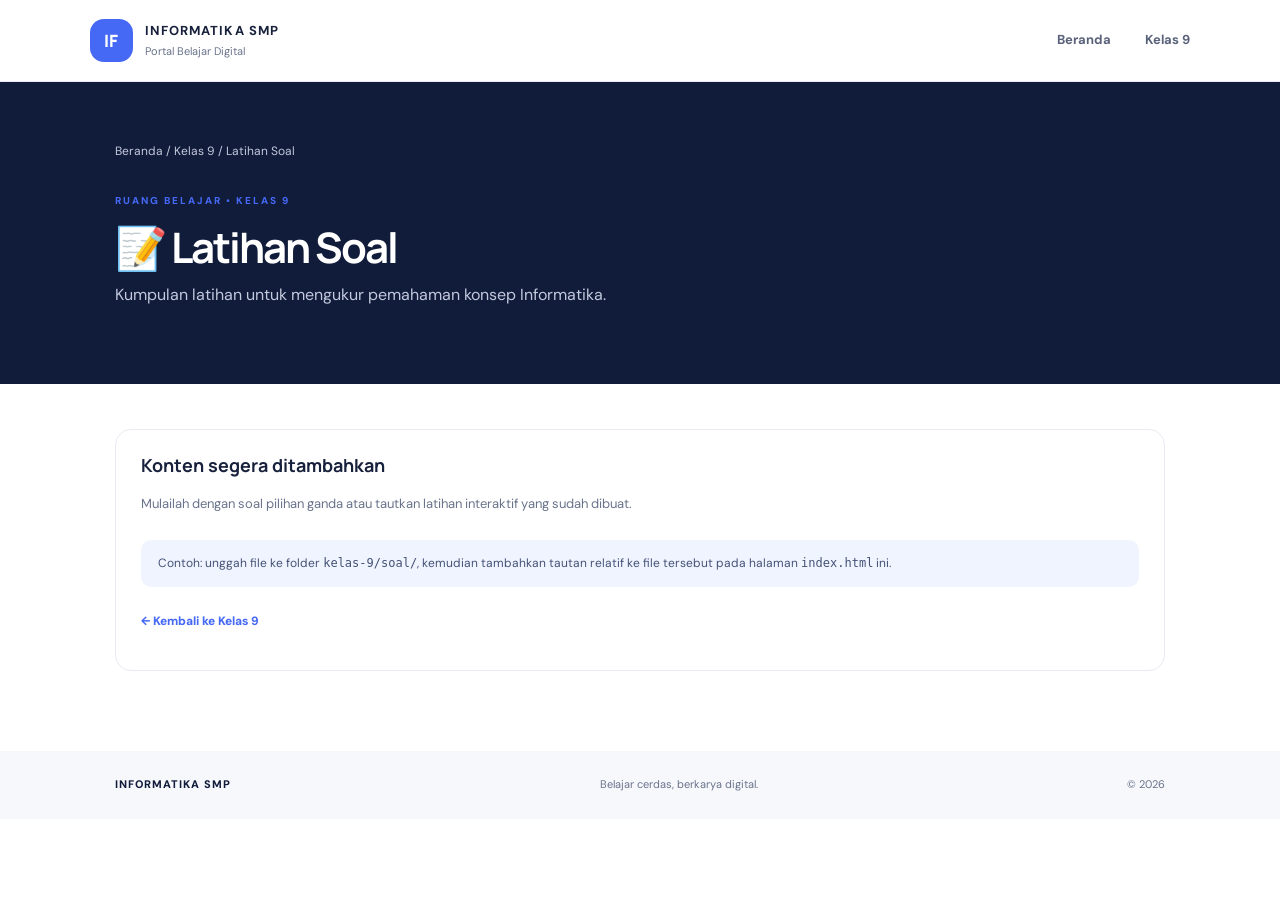
<file: kelas-9/soal/index.html>
<!doctype html>
<html lang="id"><head><meta charset="utf-8"><meta name="viewport" content="width=device-width, initial-scale=1">
<title>Latihan Soal Kelas 9 | Informatika SMP</title><link rel="stylesheet" href="../../assets/css/style.css"></head>
<body><header class="site-header"><a class="brand" href="../../index.html"><span class="brand-mark">IF</span><span><strong>INFORMATIKA SMP</strong><small>Portal Belajar Digital</small></span></a><button class="menu-toggle" id="menuToggle" aria-label="Buka menu" aria-expanded="false">☰</button><nav id="mainNav"><a href="../../index.html">Beranda</a><a href="../index.html">Kelas 9</a></nav></header>
<section class="page-hero"><div class="crumb"><a href="../../index.html">Beranda</a> / <a href="../index.html">Kelas 9</a> / Latihan Soal</div><span class="eyebrow">RUANG BELAJAR • KELAS 9</span><h1>📝 Latihan Soal</h1><p>Kumpulan latihan untuk mengukur pemahaman konsep Informatika.</p></section>
<main class="resource-section"><div class="resource-card"><h3>Konten segera ditambahkan</h3><p>Mulailah dengan soal pilihan ganda atau tautkan latihan interaktif yang sudah dibuat.</p><div class="notice">Contoh: unggah file ke folder <code>kelas-9/soal/</code>, kemudian tambahkan tautan relatif ke file tersebut pada halaman <code>index.html</code> ini.</div><p style="margin-top:24px"><a href="../index.html">← Kembali ke Kelas 9</a></p></div></main>
<footer><a class="footer-brand" href="../../index.html">INFORMATIKA SMP</a><span>Belajar cerdas, berkarya digital.</span><span>© <span id="year"></span></span></footer><script src="../../assets/js/main.js"></script></body></html>
</file>
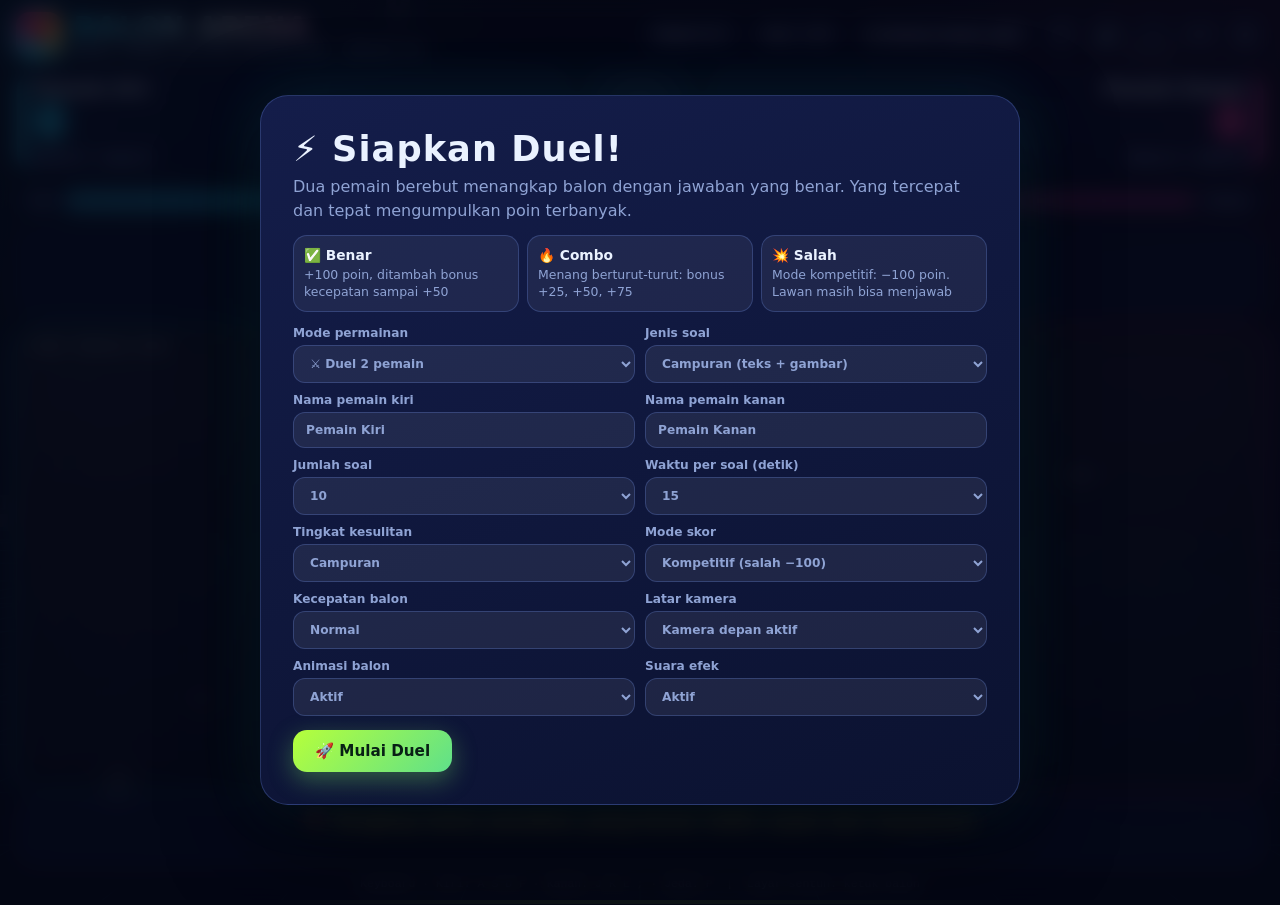
<file: kelas-7/game/balon_arena-ok.html>
<!DOCTYPE html>
<html lang="id">
<head>
<meta charset="UTF-8">
<meta name="viewport" content="width=device-width, initial-scale=1">
<title>Balon Arena — Duel Sistem Komputer</title>
<style>
:root{
  --bg:#050814;--ink:#eaf2ff;--mute:#8fa3d4;
  --cyan:#22e1ff;--mag:#ff3d9a;--lime:#b6ff3b;--amber:#ffc23d;--red:#ff4d5e;--mint:#4dffc4;
  --glass:rgba(12,20,50,.62);--line:rgba(120,160,255,.24);--r:22px;
  --mono:ui-monospace,"SF Mono","Cascadia Mono",Consolas,Menlo,monospace;
}
*{box-sizing:border-box}
html,body{margin:0}
body{font-family:ui-sans-serif,system-ui,-apple-system,"Segoe UI",Roboto,sans-serif;color:var(--ink);min-height:100vh;overflow-x:hidden;
  background:radial-gradient(70vmax 70vmax at 0% 0%,rgba(34,225,255,.22),transparent 60%),radial-gradient(70vmax 70vmax at 100% 0%,rgba(255,61,154,.2),transparent 60%),radial-gradient(60vmax 40vmax at 50% 120%,rgba(182,255,59,.12),transparent 60%),var(--bg)}
button,input,select{font:inherit;color:inherit}
button{cursor:pointer;touch-action:manipulation}
#bgfx,#fx{position:fixed;inset:0;width:100%;height:100%;pointer-events:none}
#bgfx{z-index:0}
#cam{position:fixed;inset:0;width:100%;height:100%;object-fit:cover;transform:scaleX(-1);z-index:0;display:none}
#shade{position:fixed;inset:0;z-index:1;pointer-events:none;background:linear-gradient(180deg,rgba(5,8,20,calc(.55*var(--sh,1))),rgba(5,8,20,calc(.4*var(--sh,1))))}
.clarity{display:flex;align-items:center;gap:8px;font-family:inherit}
.clarity input{width:96px;margin:0;accent-color:var(--cyan);cursor:pointer}
.app>section,.app>.hint,.brand,.tools>*:not(.clarity){opacity:var(--uiop,1)}
.chip.clarity{background:transparent;border-color:transparent;box-shadow:none;-webkit-backdrop-filter:none;backdrop-filter:none;text-shadow:0 1px 4px rgba(0,0,0,.85)}
.chip.clarity:hover,.chip.clarity:focus-within{background:rgba(5,8,20,.28);border-color:var(--line)}
.clarity input{filter:drop-shadow(0 1px 3px rgba(0,0,0,.7))}
#fx{z-index:90}

.app{position:relative;z-index:2;max-width:1560px;margin:auto;padding:12px 16px 14px;display:flex;flex-direction:column;gap:10px}
.glass{background:var(--glass);border:1px solid var(--line);border-radius:var(--r);backdrop-filter:blur(14px);-webkit-backdrop-filter:blur(14px);box-shadow:0 10px 36px rgba(0,0,0,.35)}

/* header */
.top{display:flex;align-items:center;justify-content:space-between;gap:10px;flex-wrap:wrap}
.brand{display:flex;align-items:center;gap:12px}
.logo{width:46px;height:46px;border-radius:14px;display:grid;place-items:center;font-size:1.6rem;background:conic-gradient(from 200deg,var(--cyan),var(--mag),var(--amber),var(--cyan));box-shadow:0 0 24px rgba(34,225,255,.5)}
.brand h1{margin:0;font-size:clamp(1.1rem,2.3vw,1.7rem);letter-spacing:.06em;font-weight:900;line-height:1;text-transform:uppercase;background:linear-gradient(90deg,var(--cyan),#fff 45%,var(--mag));-webkit-background-clip:text;background-clip:text;color:transparent}
.brand p{margin:3px 0 0;font-size:.74rem;color:var(--mute);font-weight:700;letter-spacing:.14em;text-transform:uppercase}
.tools{display:flex;gap:8px;align-items:center;flex-wrap:wrap}
.chip{padding:7px 13px;border-radius:999px;background:var(--glass);border:1px solid var(--line);font-size:.76rem;font-weight:800;font-family:var(--mono)}
button.chip{font-family:inherit}
button.chip:hover,.ib:hover{border-color:var(--cyan)}
.ib{width:38px;height:38px;border-radius:12px;background:var(--glass);border:1px solid var(--line);font-size:1.05rem;display:grid;place-items:center;padding:0}

/* HUD */
.hud{display:grid;grid-template-columns:1fr auto 1fr;gap:12px;align-items:stretch}
.player{padding:10px 18px;position:relative;overflow:hidden;transition:box-shadow .25s,border-color .25s}
.player:before{content:"";position:absolute;inset:0 auto 0 0;width:5px;background:var(--ac);box-shadow:0 0 18px var(--ac)}
.player.p2{text-align:right}.player.p2:before{inset:0 0 0 auto}
.p1{--ac:var(--cyan)}.p2{--ac:var(--mag)}
.player .nm{font-weight:900;font-size:clamp(.9rem,1.5vw,1.1rem);white-space:nowrap;overflow:hidden;text-overflow:ellipsis;display:flex;gap:8px;align-items:center}
.player.p2 .nm{justify-content:flex-end}
.player .sc{font-family:var(--mono);font-size:clamp(2rem,4vw,3.1rem);font-weight:900;line-height:1.05;color:var(--ac);text-shadow:0 0 22px var(--ac);font-variant-numeric:tabular-nums}
.player .sc.bump{animation:bump .45s}
@keyframes bump{40%{transform:scale(1.22)}}
.player .st{font-size:.76rem;color:var(--mute);font-weight:700}
.fire{display:none;font-size:.7rem;font-family:var(--mono);font-weight:900;padding:2px 8px;border-radius:99px;background:linear-gradient(90deg,#ff7a18,#ff3d6e);color:#fff;animation:fire .6s infinite alternate}
.fire.on{display:inline-block}
@keyframes fire{to{transform:scale(1.1);box-shadow:0 0 14px #ff5a3d}}
.player.hit{border-color:var(--mint);box-shadow:0 0 0 2px rgba(77,255,196,.45),0 10px 36px rgba(0,0,0,.35)}
.player.miss{border-color:var(--red);box-shadow:0 0 0 2px rgba(255,77,94,.45),0 10px 36px rgba(0,0,0,.35)}
.timer{width:112px;display:grid;place-items:center;position:relative;padding:6px}
.timer svg{width:92px;height:92px;transform:rotate(-90deg)}
.timer circle{fill:none;stroke-width:7;stroke-linecap:round}
.timer .trk{stroke:rgba(255,255,255,.13)}
.timer .prg{stroke:var(--amber);stroke-dasharray:213.6;stroke-dashoffset:0;filter:drop-shadow(0 0 6px var(--amber));transition:stroke .3s}
.timer.low .prg{stroke:var(--red);filter:drop-shadow(0 0 8px var(--red))}
.timer .num{position:absolute;text-align:center;font-family:var(--mono);font-weight:900;font-size:1.8rem;line-height:1}
.timer .num small{display:block;font-size:.58rem;font-weight:800;color:var(--mute);letter-spacing:.1em;margin-top:2px}
.timer.low .num{color:var(--red);animation:beat .5s infinite alternate}
@keyframes beat{to{transform:scale(1.14)}}

/* tarik tambang */
.tug{padding:7px 14px;display:flex;align-items:center;gap:12px;font-size:.72rem;font-weight:800;color:var(--mute)}
.tug b{white-space:nowrap;max-width:20%;overflow:hidden;text-overflow:ellipsis}
.tug .rail{position:relative;flex:1;height:12px;border-radius:99px;background:linear-gradient(90deg,var(--mag),#a62a73);box-shadow:inset 0 0 8px rgba(0,0,0,.5)}
.tug .l{position:absolute;inset:0 auto 0 0;width:50%;border-radius:99px;background:linear-gradient(90deg,#1b8fb0,var(--cyan));box-shadow:0 0 16px rgba(34,225,255,.7);transition:width .7s cubic-bezier(.2,1.4,.4,1)}
.tug .knob{position:absolute;top:50%;left:50%;width:22px;height:22px;margin:-11px 0 0 -11px;border-radius:50%;background:#fff;box-shadow:0 0 14px #fff,0 0 0 3px rgba(255,255,255,.3);transition:left .7s cubic-bezier(.2,1.4,.4,1)}

/* soal */
.qcard{padding:12px 22px;text-align:center;position:relative;overflow:hidden}
.qcard.flash:after{content:"";position:absolute;inset:0;background:linear-gradient(100deg,transparent 30%,rgba(255,255,255,.28) 50%,transparent 70%);animation:sweep .8s forwards}
@keyframes sweep{from{transform:translateX(-100%)}to{transform:translateX(100%)}}
.qmeta{display:inline-block;font-family:var(--mono);font-size:.7rem;font-weight:800;letter-spacing:.14em;color:var(--lime);background:rgba(182,255,59,.1);border:1px solid rgba(182,255,59,.35);padding:3px 12px;border-radius:99px}
.qtext{margin:8px auto 0;max-width:1100px;font-size:clamp(1.1rem,2.3vw,1.9rem);font-weight:800;line-height:1.25}
.qtext .off{opacity:0}
.qtext.typing .on:after{content:"▌";color:var(--cyan);animation:blink .5s infinite}
@keyframes blink{50%{opacity:0}}

/* arena */
.arenas{display:grid;grid-template-columns:1fr 1fr;gap:12px}
.arena{position:relative;overflow:hidden;height:clamp(280px,calc(100vh - 440px),640px);height:clamp(280px,calc(100dvh - 440px),640px);border-radius:var(--r);
  background:linear-gradient(170deg,rgba(255,255,255,.08),rgba(255,255,255,.015));border:1.5px solid var(--line);box-shadow:inset 0 0 70px rgba(0,0,0,.3)}
.arena:before{content:"";position:absolute;inset:0;background-image:linear-gradient(rgba(255,255,255,.045) 1px,transparent 1px),linear-gradient(90deg,rgba(255,255,255,.045) 1px,transparent 1px);background-size:36px 36px;pointer-events:none}
.arena.a1{border-color:rgba(34,225,255,.6);box-shadow:inset 0 0 70px rgba(0,0,0,.3),0 0 26px rgba(34,225,255,.18)}
.arena.a2{border-color:rgba(255,61,154,.6);box-shadow:inset 0 0 70px rgba(0,0,0,.3),0 0 26px rgba(255,61,154,.18)}
.arena.shake{animation:shk .38s}
@keyframes shk{20%{transform:translate(-7px,3px)}40%{transform:translate(6px,-4px)}60%{transform:translate(-4px,2px)}80%{transform:translate(3px,-2px)}}
.atitle{position:absolute;top:10px;left:14px;right:14px;z-index:3;font-family:var(--mono);font-size:.72rem;font-weight:800;letter-spacing:.16em;opacity:.8;pointer-events:none;white-space:nowrap;overflow:hidden;text-overflow:ellipsis}
body.paused .arena:after{content:"⏸ DIJEDA";position:absolute;inset:0;z-index:6;display:grid;place-items:center;font-family:var(--mono);font-weight:900;font-size:1.6rem;letter-spacing:.25em;background:rgba(5,8,20,.72);backdrop-filter:blur(6px)}

/* balon */
.balloon{
  --c1:#9af3ff;--c2:#16b6d6;
  position:absolute;left:0;top:0;width:var(--bw,130px);z-index:2;border:0;padding:14px 10px 20px;
  border-radius:50% 50% 47% 47%/56% 56% 44% 44%;
  color:#0b1233;text-align:center;font-weight:800;
  display:flex;flex-direction:column;align-items:center;justify-content:center;gap:5px;line-height:1.1;
  background:radial-gradient(ellipse 30% 20% at 30% 22%,rgba(255,255,255,.95),rgba(255,255,255,0) 72%),radial-gradient(circle at 72% 88%,rgba(0,0,0,.26),transparent 58%),linear-gradient(155deg,var(--c1),var(--c2));
  box-shadow:inset -8px -12px 20px rgba(0,0,0,.16),0 14px 26px rgba(0,0,0,.45),0 0 26px rgba(255,255,255,.14);
  will-change:translate,rotate;user-select:none;-webkit-user-select:none;transition:filter .25s,opacity .25s,scale .3s;
}
.balloon:before{content:"";position:absolute;left:calc(50% - 7px);top:calc(100% - 3px);border:7px solid transparent;border-top:0;border-bottom:11px solid var(--c2)}
.balloon:after{content:"";position:absolute;left:calc(50% - 1px);top:calc(100% + 7px);width:2px;height:34px;background:linear-gradient(rgba(255,255,255,.75),rgba(255,255,255,0))}
.balloon[data-i="1"]{--c1:#d4ff8a;--c2:#7bd61a}
.balloon[data-i="2"]{--c1:#ffa6d2;--c2:#ee2f8d}
.balloon[data-i="3"]{--c1:#ffe08a;--c2:#f2a20f}
.balloon .key{font-family:var(--mono);font-size:.74rem;background:#0b1233;color:#fff;border-radius:7px;padding:3px 9px;box-shadow:0 2px 0 rgba(0,0,0,.35)}
.balloon .answer{font-size:clamp(.78rem,1.08vw,.98rem);overflow-wrap:anywhere}
.balloon.long .answer{font-size:clamp(.68rem,.92vw,.82rem)}
.balloon .coin{font-size:.64rem;font-weight:900;background:rgba(11,18,51,.15);border-radius:99px;padding:2px 8px}
.balloon:hover:not(:disabled){filter:brightness(1.08) saturate(1.1)}
.balloon:focus-visible{outline:3px solid #fff;outline-offset:3px}
.balloon.launch{animation:rise .8s cubic-bezier(.2,.9,.25,1.15) both;animation-delay:calc(var(--d,0)*80ms)}
@keyframes rise{from{transform:translateY(170px) scale(.4);opacity:0}to{transform:none;opacity:1}}
.balloon:disabled:not(.reveal):not(.pop):not(.dead){opacity:.5}
.balloon.dead{opacity:.3;filter:grayscale(1) saturate(.4);scale:.86}
.balloon.reveal:disabled{opacity:1;filter:none;box-shadow:0 0 0 4px var(--mint),0 0 40px var(--mint),0 14px 26px rgba(0,0,0,.45);animation:glow .8s ease-in-out infinite alternate}
@keyframes glow{to{transform:scale(1.08)}}
.balloon.pop{opacity:1;filter:none;animation:pop .22s forwards}
@keyframes pop{to{transform:scale(1.5);opacity:0}}

/* status */
.status{padding:9px 18px;text-align:center;min-height:68px}
.status .fb{font-weight:800;font-size:clamp(.92rem,1.7vw,1.15rem);color:var(--amber);min-height:1.4em}
.status .ex{display:none;margin-top:6px;padding:8px 14px;border-radius:12px;background:rgba(77,255,196,.1);border:1px solid rgba(77,255,196,.38);color:#d8fff3;font-weight:600;font-size:.92rem}
.hint{text-align:center;color:var(--mute);font-size:.72rem;font-family:var(--mono)}

/* tombol */
.btn{border:0;border-radius:14px;padding:12px 22px;font-weight:900;font-size:.95rem;transition:transform .12s,filter .12s}
.btn:hover{filter:brightness(1.1)}.btn:active{transform:scale(.96)}
.btn.primary{background:linear-gradient(135deg,var(--lime),#5fe08a);color:#082015;box-shadow:0 8px 24px rgba(120,230,100,.35)}
.btn.ghost{background:rgba(255,255,255,.08);border:1px solid var(--line)}
.btn.gold{background:linear-gradient(135deg,var(--amber),#ff8f3d);color:#2a1500;box-shadow:0 8px 24px rgba(255,160,60,.35)}

/* overlay */
.overlay{position:fixed;inset:0;z-index:60;display:flex;align-items:center;justify-content:center;padding:16px;overflow:auto;background:rgba(4,7,20,.8);backdrop-filter:blur(10px);-webkit-backdrop-filter:blur(10px)}
.modal{width:min(760px,100%);margin:auto;padding:clamp(18px,4vw,32px);border-radius:28px;background:linear-gradient(160deg,#141d4a,#0b1230);border:1px solid var(--line);box-shadow:0 30px 90px rgba(0,0,0,.65),0 0 60px rgba(34,225,255,.12)}
.modal h2{margin:0 0 6px;font-size:clamp(1.5rem,4vw,2.2rem);letter-spacing:.03em}
.modal p{color:var(--mute);line-height:1.5;margin:0 0 12px}
.rules{display:grid;grid-template-columns:repeat(3,1fr);gap:8px;margin:0 0 14px}
.rule{padding:10px;border-radius:14px;background:rgba(255,255,255,.06);border:1px solid var(--line);font-size:.78rem;color:var(--mute);line-height:1.35}
.rule b{display:block;color:var(--ink);font-size:.86rem;margin-bottom:2px}
.settings{display:grid;grid-template-columns:1fr 1fr;gap:10px;margin-bottom:14px}
.field{display:flex;flex-direction:column;gap:5px;font-size:.76rem;font-weight:800;color:var(--mute)}
.field input,.field select{padding:10px 12px;border-radius:12px;border:1px solid var(--line);background:rgba(255,255,255,.07);font-weight:700;width:100%}
.field select option{color:#111;background:#fff}
.field input:focus,.field select:focus{outline:2px solid var(--cyan);outline-offset:1px}
.mbtns{display:flex;gap:10px;flex-wrap:wrap}
.hidden{display:none!important}

/* hitung mundur */
#intro{z-index:70;background:rgba(4,7,20,.72)}
#introNum{font-family:var(--mono);font-weight:900;font-size:clamp(6rem,24vw,15rem);line-height:1;color:#fff;text-shadow:0 0 40px var(--cyan),0 0 90px var(--mag)}
#introNum.zoom{animation:zoom .85s cubic-bezier(.2,1.2,.3,1)}
@keyframes zoom{0%{transform:scale(2.6);opacity:0}30%{transform:scale(1);opacity:1}85%{transform:scale(.92);opacity:1}100%{transform:scale(.7);opacity:0}}
#introSub{position:absolute;bottom:14%;left:0;right:0;text-align:center;color:var(--mute);font-weight:800;letter-spacing:.2em;font-size:.85rem}

/* hasil */
.winner{text-align:center;margin:4px 0 14px}
.winner .crown{font-size:clamp(2.6rem,9vw,4.5rem);line-height:1;animation:float 1.6s ease-in-out infinite alternate;filter:drop-shadow(0 0 20px var(--amber))}
@keyframes float{to{transform:translateY(-8px) rotate(4deg)}}
.winner h3{margin:4px 0 0;font-size:clamp(1.3rem,4vw,2rem)}
.results{display:grid;grid-template-columns:1fr 1fr;gap:12px;margin:12px 0}
.rcard{padding:16px;border-radius:18px;background:rgba(255,255,255,.06);border:1px solid var(--line);position:relative}
.rcard.win{border-color:var(--amber);box-shadow:0 0 0 2px rgba(255,194,61,.35),0 0 30px rgba(255,194,61,.25)}
.rcard .who{font-weight:900}
.rcard strong{display:block;font-family:var(--mono);font-size:2.1rem;margin:4px 0}
.rcard .row{display:flex;justify-content:space-between;font-size:.82rem;color:var(--mute);padding:2px 0}
.rcard .row b{color:var(--ink)}
.best{text-align:center;font-family:var(--mono);font-size:.82rem;color:var(--amber);margin-bottom:10px}
details.recap{margin:8px 0 14px;border:1px solid var(--line);border-radius:14px;background:rgba(255,255,255,.04);padding:4px 14px}
details.recap summary{cursor:pointer;font-weight:800;padding:10px 0}
details.recap ol{margin:0 0 10px;padding-left:20px;color:var(--mute);font-size:.84rem;line-height:1.45;max-height:240px;overflow:auto}
details.recap li{margin-bottom:8px}
details.recap li b{color:var(--ink)}
.tag{display:inline-block;font-family:var(--mono);font-size:.68rem;padding:1px 8px;border-radius:99px;margin-left:6px;font-weight:800}
.tag.t0{background:rgba(34,225,255,.18);color:var(--cyan)}.tag.t1{background:rgba(255,61,154,.18);color:var(--mag)}.tag.tn{background:rgba(255,255,255,.12);color:var(--mute)}


/* ===== soal bergambar ===== */
.qcard{display:flex;align-items:center;justify-content:center;gap:18px}
.qbody{min-width:0;flex:0 1 auto;max-width:1100px}
.qimg{flex:none;width:92px;height:92px;border-radius:22px;display:grid;place-items:center;background:radial-gradient(circle at 30% 25%,rgba(255,255,255,.16),rgba(255,255,255,.04));border:1px solid var(--line);box-shadow:0 0 28px rgba(34,225,255,.18),inset 0 0 20px rgba(255,255,255,.05)}
.qimg .emo{font-size:3.4rem;line-height:1;filter:drop-shadow(0 4px 8px rgba(0,0,0,.4));animation:imgIn .55s cubic-bezier(.2,1.3,.4,1) both}
.qimg svg{width:74px;height:74px;animation:imgIn .55s cubic-bezier(.2,1.3,.4,1) both}
@keyframes imgIn{from{transform:scale(.3) rotate(-18deg);opacity:0}to{transform:none;opacity:1}}
.balloon .key{white-space:nowrap}

/* ===== mode tim ===== */
.teamset{grid-column:1/-1;display:grid;grid-template-columns:1fr 1fr;gap:10px;padding:12px;border-radius:16px;background:rgba(255,255,255,.04);border:1px dashed var(--line)}
#teamNames{grid-column:1/-1;display:grid;grid-template-columns:repeat(auto-fit,minmax(170px,1fr));gap:8px}
.teamboard{grid-column:3;grid-row:1;padding:8px 12px;display:grid;grid-template-columns:1fr;gap:3px;align-content:center;min-width:0}
.teamboard.two{grid-template-columns:1fr 1fr;gap:3px 8px}
.trow{display:flex;align-items:center;gap:8px;font-size:.8rem;font-weight:800;padding:3px 8px;border-radius:9px;border-left:4px solid var(--tc);min-width:0}
.trow.on{background:rgba(255,255,255,.14);box-shadow:0 0 0 1px var(--tc)}
.trow .tbn{flex:1;min-width:0;white-space:nowrap;overflow:hidden;text-overflow:ellipsis}
.trow b{font-family:var(--mono);font-variant-numeric:tabular-nums}
.trow i{font-style:normal;font-size:.58rem;font-family:var(--mono);color:var(--mute);letter-spacing:.06em}
.teamboard.two .trow{font-size:.7rem;padding:2px 6px}
.arenas.team{grid-template-columns:1fr}
.arenas.team .a2{display:none}
#turn{z-index:55;background:rgba(4,7,20,.8);cursor:pointer}
#turn .box{text-align:center;padding:0 12px}
#turnSub{font-family:var(--mono);font-weight:900;letter-spacing:.35em;color:var(--mute);font-size:clamp(.9rem,2.4vw,1.4rem)}
#turnName{font-weight:900;font-size:clamp(2.4rem,9vw,6.5rem);line-height:1.05;margin-top:10px;overflow-wrap:anywhere;animation:turnIn .6s cubic-bezier(.2,1.3,.35,1) both}
#turnHint{margin-top:18px;font-weight:800;color:var(--ink);font-size:clamp(.85rem,2vw,1.05rem);padding:8px 18px;border-radius:99px;background:rgba(255,255,255,.1);border:1px solid var(--line);display:inline-block;animation:blink 1.1s infinite}
@keyframes turnIn{from{transform:scale(.4);opacity:0}to{transform:none;opacity:1}}
.results.many{grid-template-columns:repeat(auto-fit,minmax(210px,1fr))}
.rcard .rk{position:absolute;top:10px;right:12px;font-size:1.4rem}

@media(max-width:760px){
  .app{padding:9px}
  .hud{grid-template-columns:1fr 1fr;grid-template-areas:"a b" "t t"}
  .hud .p1{grid-area:a}.hud .p2{grid-area:b}.hud .timer{grid-area:t;width:auto;grid-auto-flow:column;gap:10px}
  .timer svg{width:70px;height:70px}.timer .num{position:static;font-size:1.5rem}.timer{padding:4px}
  .arenas{grid-template-columns:1fr}
  .arena{height:320px}
  .settings,.results,.rules{grid-template-columns:1fr}
}
@media(prefers-reduced-motion:reduce){.balloon.reveal:disabled,.timer.low .num,.fire,.winner .crown{animation:none}.balloon.launch{animation:none}}
@media(max-width:760px){
  .hud .teamboard{grid-area:b}
  .teamset{grid-template-columns:1fr}
  .qimg{width:66px;height:66px;border-radius:16px}.qimg .emo{font-size:2.3rem}.qimg svg{width:50px;height:50px}
  .qcard{padding:10px 12px;gap:12px}
}
@media(prefers-reduced-motion:reduce){.qimg .emo,.qimg svg,#turnName,#turnHint{animation:none}}
</style>
</head>
<body>
<canvas id="bgfx"></canvas>
<video id="cam" autoplay muted playsinline></video><div id="shade"></div>
<canvas id="fx"></canvas>

<main class="app">
  <header class="top">
    <div class="brand"><div class="logo">🎈</div><div><h1>Balon Arena</h1><p>Duel cepat Sistem Komputer · Kelas VII</p></div></div>
    <div class="tools">
      <div class="chip" id="modeLabel">Kompetitif</div>
      <div class="chip" id="progress">Soal 0/10</div>
      <button type="button" class="chip" id="camStatus" title="Ketuk untuk mengaktifkan kamera">📷 Kamera belum aktif</button>
      <label class="chip clarity hidden" id="clarityBox" title="Geser ke kanan: tulisan & panel game makin transparan, kamera makin jelas">🎮 <input type="range" id="clarity" min="0" max="100" step="1" value="0" aria-label="Transparansi tampilan game"> 📷</label>
      <button type="button" class="chip hidden" id="tabBtn" title="Buka game di tab baru agar kamera & layar penuh bisa dipakai">↗ Buka di tab baru</button>
      <button type="button" class="ib" id="pauseBtn" title="Jeda (P)" aria-label="Jeda">Ⅱ</button>
      <button type="button" class="ib" id="soundBtn" title="Suara" aria-label="Suara">🔊</button>
      <button type="button" class="ib" id="fsBtn" title="Layar penuh" aria-label="Layar penuh">⛶</button>
      <button type="button" class="ib" id="codeBtn" title="Unduh kode game" aria-label="Unduh kode game" style="font-family:var(--mono);font-size:.8rem;font-weight:900;letter-spacing:-.04em">&lt;/&gt;</button>
      <button type="button" class="ib" id="menuBtn" title="Menu guru" aria-label="Menu guru">☰</button>
    </div>
  </header>

  <section class="hud">
    <div class="glass player p1" id="card1"><div class="nm"><span id="name1">Pemain Kiri</span><span class="fire" id="fire1">🔥 x2</span></div><div class="sc" id="score1">0</div><div class="st">Benar <b id="correct1">0</b> · Salah <b id="wrong1">0</b></div></div>
    <div class="glass timer" id="timerBox">
      <svg viewBox="0 0 80 80"><circle class="trk" cx="40" cy="40" r="34"/><circle class="prg" id="ring" cx="40" cy="40" r="34"/></svg>
      <div class="num"><span id="timerNum">15</span><small>DETIK</small></div>
    </div>
    <div class="glass player p2" id="card2"><div class="nm"><span class="fire" id="fire2">🔥 x2</span><span id="name2">Pemain Kanan</span></div><div class="sc" id="score2">0</div><div class="st">Benar <b id="correct2">0</b> · Salah <b id="wrong2">0</b></div></div>
    <div class="glass teamboard hidden" id="teamboard"></div>
  </section>

  <section class="glass tug" id="tug"><b id="tugN1">Kiri</b><div class="rail"><div class="l" id="tugL"></div><div class="knob" id="tugK"></div></div><b id="tugN2" style="text-align:right">Kanan</b></section>

  <section class="glass qcard" id="qcard"><div class="qimg hidden" id="qimg"></div><div class="qbody"><span class="qmeta" id="category">SIAP BERMAIN?</span><div class="qtext" id="question"><span class="on">Tekan “Mulai Duel” untuk memulai!</span><span class="off"></span></div></div></section>

  <section class="arenas" id="arenas">
    <div class="arena a1" id="arena1"><div class="atitle" id="atitle1">ZONA PEMAIN KIRI</div></div>
    <div class="arena a2" id="arena2"><div class="atitle" id="atitle2">ZONA PEMAIN KANAN</div></div>
  </section>

  <section class="glass status" aria-live="polite"><div class="fb" id="feedback">🎈 Tangkap balon jawaban yang benar lebih cepat dari lawanmu!</div><div class="ex" id="explain"></div></section>
  <div class="hint" id="hint">Keyboard · Kiri: A S D F · Kanan: J K L ; · Jeda: P &nbsp;|&nbsp; Layar sentuh: ketuk balon</div>
</main>

<div class="overlay hidden" id="intro"><div id="introNum">3</div><div id="introSub">BERSIAPLAH…</div></div>

<div class="overlay hidden" id="turn"><div class="box"><div id="turnSub">GILIRAN</div><div id="turnName"></div><div id="turnHint" class="hidden">Ketuk layar atau tekan Spasi saat tim siap</div></div></div>

<div class="overlay" id="menu"><div class="modal">
  <h2>⚡ Siapkan Duel!</h2>
  <p>Dua pemain berebut menangkap balon dengan jawaban yang benar. Yang tercepat dan tepat mengumpulkan poin terbanyak.</p>
  <p class="hidden" id="teamHint">👥 <b style="color:var(--ink)">Mode tim:</b> setiap soal dimainkan satu tim secara bergantian, dengan satu kesempatan per giliran. Jawab benar = poin; salah atau waktu habis = giliran pindah ke tim berikutnya. Pilih balon dengan ketukan, atau tombol A S D F / J K L ;</p>
  <div class="rules">
    <div class="rule"><b>✅ Benar</b>+100 poin, ditambah bonus kecepatan sampai +50</div>
    <div class="rule"><b>🔥 Combo</b>Menang berturut-turut: bonus +25, +50, +75</div>
    <div class="rule"><b>💥 Salah</b>Mode kompetitif: −100 poin. Lawan masih bisa menjawab</div>
  </div>
  <div class="settings">
    <label class="field">Mode permainan<select id="sPlay"><option value="duel" selected>⚔️ Duel 2 pemain</option><option value="team">👥 Tim bergantian (satu kelas)</option></select></label>
    <label class="field">Jenis soal<select id="sType"><option value="all" selected>Campuran (teks + gambar)</option><option value="img">🖼️ Hanya soal bergambar</option><option value="txt">Hanya soal teks</option></select></label>
    <div class="teamset hidden" id="teamSet">
      <label class="field">Jumlah tim<select id="sTeams"><option>2</option><option>3</option><option selected>4</option><option>5</option><option>6</option></select></label>
      <label class="field">Putaran per tim<select id="sRounds"><option>1</option><option selected>2</option><option>3</option><option>4</option><option>5</option></select></label>
      <label class="field" style="grid-column:1/-1">Pergantian giliran<select id="sHold"><option value="auto" selected>Mulai otomatis (±2 detik)</option><option value="hold">Tunggu ketukan guru (tim siap dulu)</option></select></label>
      <div id="teamNames"></div>
    </div>
    <label class="field" id="fName1">Nama pemain kiri<input id="sName1" value="Pemain Kiri" maxlength="22"></label>
    <label class="field" id="fName2">Nama pemain kanan<input id="sName2" value="Pemain Kanan" maxlength="22"></label>
    <label class="field" id="fCount">Jumlah soal<select id="sCount"><option>5</option><option selected>10</option><option>15</option><option>20</option></select></label>
    <label class="field">Waktu per soal (detik)<select id="sTime"><option>10</option><option selected>15</option><option>20</option><option>30</option></select></label>
    <label class="field">Tingkat kesulitan<select id="sDiff"><option value="mix" selected>Campuran</option><option value="easy">Mudah</option><option value="medium">Sedang</option><option value="challenge">Menantang</option></select></label>
    <label class="field">Mode skor<select id="sMode"><option value="relaxed">Santai (salah = 0)</option><option value="competitive" selected>Kompetitif (salah −100)</option></select></label>
    <label class="field">Kecepatan balon<select id="sSpeed"><option value="0.6">Pelan</option><option value="1" selected>Normal</option><option value="1.5">Cepat</option></select></label>
    <label class="field">Latar kamera<select id="sCam"><option value="on" selected>Kamera depan aktif</option><option value="off">Nonaktif</option></select></label>
    <label class="field">Animasi balon<select id="sAnim"><option value="on" selected>Aktif</option><option value="off">Nonaktif (balon diam)</option></select></label>
    <label class="field">Suara efek<select id="sSound"><option value="on" selected>Aktif</option><option value="off">Nonaktif</option></select></label>
  </div>
  <div class="mbtns"><button class="btn primary" id="saveStart">🚀 Mulai Duel</button><button class="btn ghost hidden" id="closeMenu">Kembali ke game</button></div>
</div></div>

<div class="overlay hidden" id="results"><div class="modal">
  <div class="winner"><div class="crown" id="crown">🏆</div><h3 id="resultTitle">Pertandingan Selesai!</h3><p id="winnerText" style="margin:6px 0 0"></p></div>
  <div class="results" id="resultGrid"></div>
  <div class="best" id="bestLine"></div>
  <details class="recap"><summary>📚 Ringkasan materi — kunci jawaban semua soal</summary><ol id="recapList"></ol></details>
  <p style="margin-bottom:12px"><b style="color:var(--ink)">Pemenang bukan hanya yang tercepat, tetapi juga yang memahami konsep Sistem Komputer.</b></p>
  <div class="mbtns"><button class="btn primary" id="playAgain">↻ Main Lagi</button><button class="btn ghost" id="backMenu">☰ Menu</button><button class="btn gold hidden" id="bonusBtn">⚡ Soal Penentuan</button></div>
</div></div>

<script>
"use strict";
const bank=[
{q:"Perangkat untuk memasukkan huruf dan angka ke komputer adalah …",a:["Monitor","Keyboard","Speaker","Printer"],c:1,why:"Keyboard digunakan untuk memasukkan huruf, angka, simbol, dan perintah.",cat:"Input",d:"easy"},
{q:"Komponen yang menjalankan instruksi dan mengolah data adalah …",a:["CPU/prosesor","Flashdisk","Monitor","Scanner"],c:0,why:"CPU/prosesor menjalankan instruksi dan memproses data.",cat:"Process",d:"easy"},
{q:"Perangkat yang menampilkan teks dan gambar secara visual adalah …",a:["Mikrofon","Keyboard","Monitor","SSD"],c:2,why:"Monitor menampilkan hasil pengolahan sebagai gambar dan teks.",cat:"Output",d:"easy"},
{q:"Media untuk menyimpan file agar tetap tersedia setelah komputer dimatikan adalah …",a:["RAM","SSD","ALU","Unit kontrol"],c:1,why:"SSD menyimpan data secara permanen meskipun komputer dimatikan.",cat:"Storage",d:"easy"},
{q:"Fungsi utama RAM adalah …",a:["Mencetak dokumen","Menampilkan gambar","Menyimpan data sementara saat digunakan","Memindai dokumen"],c:2,why:"RAM menyimpan sementara data dan instruksi yang sedang digunakan.",cat:"Storage",d:"easy"},
{q:"Perangkat yang dapat menerima sentuhan sekaligus menampilkan gambar adalah …",a:["Printer biasa","Touchscreen","Flashdisk","Speaker"],c:1,why:"Layar sentuh menjadi output karena menampilkan gambar dan input karena menerima sentuhan.",cat:"Input & Output",d:"medium"},
{q:"Perangkat untuk memasukkan suara ke komputer adalah …",a:["Speaker","Monitor","Mikrofon","Printer"],c:2,why:"Mikrofon menangkap suara dan mengirimkannya sebagai input.",cat:"Input",d:"easy"},
{q:"Perangkat yang menghasilkan keluaran berupa cetakan di kertas adalah …",a:["Scanner","Printer","Mouse","RAM"],c:1,why:"Printer menghasilkan output berupa teks atau gambar tercetak.",cat:"Output",d:"easy"},
{q:"Urutan tepat saat mengetik lalu melihat teks di layar adalah …",a:["Monitor → printer → keyboard","Keyboard → pemrosesan → monitor","SSD → speaker → mouse","CPU → keyboard → scanner"],c:1,why:"Keyboard menerima input, CPU memproses, lalu monitor menampilkan hasil.",cat:"Alur IPO",d:"medium"},
{q:"Ketika file tugas tidak ditemukan, tindakan awal yang tepat adalah …",a:["Membongkar casing","Langsung menyimpulkan SSD rusak","Memeriksa nama file, folder, dan lokasi","Memukul komputer"],c:2,why:"Periksa pencarian dan lokasi file terlebih dahulu sebelum menyimpulkan kerusakan.",cat:"Pemecahan masalah",d:"medium"},
{q:"Manakah yang termasuk perangkat input?",a:["Mouse","Proyektor","Headphone","Monitor"],c:0,why:"Mouse mengirimkan gerakan dan klik pengguna ke komputer.",cat:"Input",d:"easy"},
{q:"Komponen yang menyimpan data hanya selama komputer bekerja dan bersifat sementara adalah …",a:["SSD","HDD","RAM","Flashdisk"],c:2,why:"RAM bersifat sementara; isinya umumnya hilang saat daya mati.",cat:"Storage",d:"medium"},
{q:"Manakah contoh perangkat output audio?",a:["Mikrofon","Speaker","Webcam","Keyboard"],c:1,why:"Speaker mengeluarkan suara dari komputer kepada pengguna.",cat:"Output",d:"easy"},
{q:"Apa tugas utama sistem komputer secara umum?",a:["Hanya menyalakan layar","Menerima, mengolah, menyimpan, dan menghasilkan informasi","Hanya menyimpan gambar","Mengganti peran pengguna sepenuhnya"],c:1,why:"Sistem komputer bekerja bersama untuk input, pemrosesan, output, dan penyimpanan.",cat:"Sistem komputer",d:"medium"},
{q:"Perangkat yang digunakan untuk memindai foto atau dokumen ke komputer adalah …",a:["Scanner","Speaker","Proyektor","Printer"],c:0,why:"Scanner mengubah dokumen fisik menjadi data digital.",cat:"Input",d:"easy"},
{q:"Manakah yang merupakan media penyimpanan portabel?",a:["CPU","Flashdisk","RAM","Monitor"],c:1,why:"Flashdisk menyimpan file dan mudah dipindahkan antarkomputer.",cat:"Storage",d:"easy"},
{q:"Saat bermain video, gambar tampil di monitor. Monitor sedang berperan sebagai …",a:["Input","Process","Output","Storage"],c:2,why:"Monitor menyampaikan hasil pemrosesan dalam bentuk visual.",cat:"Output",d:"easy"},
{q:"Mengapa file di RAM tidak cocok untuk penyimpanan jangka panjang?",a:["RAM tidak dapat menyimpan data sementara","Data RAM umumnya hilang saat listrik mati","RAM hanya mencetak dokumen","RAM adalah perangkat output"],c:1,why:"RAM bersifat volatil, sehingga data sementara hilang ketika daya terputus.",cat:"Storage",d:"medium"},
{q:"Seorang siswa merekam suara dengan mikrofon lalu mendengarkannya melalui headset. Headset berfungsi sebagai …",a:["Input","Output","Process","Storage"],c:1,why:"Headset mengeluarkan suara untuk didengar pengguna.",cat:"Analisis perangkat",d:"medium"},
{q:"Bagian CPU yang melakukan operasi hitung dan logika dikenal sebagai …",a:["ALU","SSD","RAM","Port USB"],c:0,why:"ALU (Arithmetic Logic Unit) melakukan operasi aritmetika dan logika.",cat:"Process",d:"challenge"},
{q:"Foto dari kamera disalin ke SSD. Kamera berperan sebagai …",a:["Storage saja","Input","Process","Output"],c:1,why:"Kamera menangkap gambar untuk dimasukkan sebagai data ke sistem.",cat:"Analisis perangkat",d:"medium"},
{q:"Manakah pernyataan yang benar tentang HDD dan SSD?",a:["Keduanya perangkat output","Keduanya dapat menyimpan data jangka panjang","Keduanya hanya bekerja saat disentuh","Keduanya adalah CPU"],c:1,why:"HDD dan SSD merupakan media penyimpanan nonvolatile.",cat:"Storage",d:"medium"},
{q:"Dalam proses mencetak tugas, peran printer adalah …",a:["Menerima perintah ketik sebagai input utama","Mengolah semua instruksi CPU","Menghasilkan output fisik","Menyimpan file sementara"],c:2,why:"Printer menghasilkan keluaran berupa dokumen fisik.",cat:"Output",d:"easy"},
{q:"Komputer menerima klik mouse, menghitung hasil, lalu menampilkan angka. Urutan konsepnya adalah …",a:["Output → storage → input","Input → process → output","Process → input → storage","Storage → output → input"],c:1,why:"Klik merupakan input, penghitungan adalah process, dan angka di layar adalah output.",cat:"Alur IPO",d:"medium"},
{q:"Perangkat yang mengambil gambar bergerak untuk rapat daring adalah …",a:["Webcam","Speaker","Printer","SSD"],c:0,why:"Webcam menangkap gambar/video sebagai input.",cat:"Input",d:"easy"},
{q:"Mengapa komputer membutuhkan perangkat storage selain RAM?",a:["Agar data bisa disimpan lebih lama","Agar monitor lebih terang","Agar keyboard bisa mengetik","Agar CPU berubah menjadi printer"],c:0,why:"Storage menyimpan file dan aplikasi dalam jangka panjang.",cat:"Storage",d:"medium"},
{q:"Komponen fisik komputer seperti keyboard, monitor, dan CPU disebut …",a:["Perangkat keras (hardware)","Perangkat lunak","Data cadangan","Jaringan sosial"],c:0,why:"Hardware adalah bagian fisik komputer yang dapat dilihat dan disentuh.",cat:"Sistem komputer",d:"easy"},
{q:"Sebuah aplikasi sedang dibuka. Data yang dibutuhkan aplikasi untuk bekerja biasanya dimuat sementara ke …",a:["Printer","RAM","Speaker","Scanner"],c:1,why:"RAM menyediakan ruang kerja cepat bagi data dan instruksi yang sedang aktif.",cat:"Storage",d:"medium"},
{q:"Perangkat yang mengubah dokumen kertas menjadi file digital adalah …",a:["Monitor","Scanner","Speaker","Proyektor"],c:1,why:"Scanner membaca dokumen fisik lalu mengubahnya menjadi data digital.",cat:"Input",d:"easy"},
{q:"Saat presentasi, komputer menampilkan layar ke dinding melalui proyektor. Proyektor termasuk …",a:["Input","Process","Output","Storage"],c:2,why:"Proyektor menampilkan hasil visual dari komputer, sehingga termasuk output.",cat:"Output",d:"easy"},
{q:"Manusia yang mengoperasikan komputer disebut …",a:["Hardware","Software","Brainware","Firmware"],c:2,why:"Brainware adalah pengguna atau operator yang menjalankan dan mengelola komputer.",cat:"Sistem komputer",d:"easy"},
{q:"Microsoft Word dan browser web termasuk …",a:["Perangkat keras","Perangkat lunak (software)","Brainware","Perangkat output"],c:1,why:"Software adalah program yang memberi perintah kepada hardware.",cat:"Sistem komputer",d:"easy"},
{q:"Windows, Android, dan Linux termasuk …",a:["Aplikasi game","Sistem operasi","Perangkat input","Media penyimpanan"],c:1,why:"Sistem operasi mengatur hardware dan menjalankan aplikasi.",cat:"Perangkat lunak",d:"medium"},
{q:"Satuan data terkecil dalam komputer adalah …",a:["Byte","Bit","Kilobyte","Megabyte"],c:1,why:"Bit (binary digit) bernilai 0 atau 1.",cat:"Data",d:"medium"},
{q:"Satu byte terdiri atas …",a:["2 bit","4 bit","8 bit","16 bit"],c:2,why:"1 byte sama dengan 8 bit.",cat:"Data",d:"medium"},
{q:"Flashdisk dihubungkan ke komputer melalui port …",a:["USB","LAN","HDMI","Audio"],c:0,why:"USB adalah port umum untuk flashdisk, mouse, dan keyboard.",cat:"Port",d:"easy"},
{q:"Port HDMI umumnya dipakai untuk menyalurkan …",a:["Gambar dan suara ke layar atau proyektor","Listrik ke CPU","Data ke flashdisk","Sinyal ke keyboard"],c:0,why:"HDMI membawa sinyal video dan audio ke monitor, TV, atau proyektor.",cat:"Port",d:"medium"},
/* ---- soal bergambar: img = emoji, atau "svg:nama" dari ICONS ---- */
{q:"Tebak perangkat dari ikon ini!",img:"⌨️",a:["Keyboard","Mouse","Scanner","Printer"],c:0,why:"Keyboard dipakai untuk memasukkan huruf, angka, dan perintah.",cat:"Tebak gambar",d:"easy"},
{q:"Ikon ini menunjukkan perangkat …",img:"🖱️",a:["Webcam","Speaker","Mouse","Monitor"],c:2,why:"Mouse menggerakkan penunjuk layar dan mengirim klik sebagai input.",cat:"Tebak gambar",d:"easy"},
{q:"Perangkat output visual pada ikon ini disebut …",img:"🖥️",a:["Printer","Monitor","Flashdisk","Mikrofon"],c:1,why:"Monitor menampilkan hasil pemrosesan sebagai gambar dan teks.",cat:"Tebak gambar",d:"easy"},
{q:"Ikon ini adalah perangkat …",img:"🖨️",a:["Scanner","Proyektor","Printer","Webcam"],c:2,why:"Printer mencetak teks atau gambar ke kertas sebagai output.",cat:"Tebak gambar",d:"easy"},
{q:"Tebak: ikon ini perangkat apa?",img:"🎤",a:["Speaker","Headset","Webcam","Mikrofon"],c:3,why:"Mikrofon menangkap suara dan mengirimkannya sebagai input.",cat:"Tebak gambar",d:"easy"},
{q:"Ikon ini melambangkan perangkat …",img:"🔊",a:["Mikrofon","Speaker","Keyboard","Scanner"],c:1,why:"Speaker mengeluarkan suara sebagai output audio.",cat:"Tebak gambar",d:"easy"},
{q:"Komputer jinjing seperti pada ikon ini disebut …",img:"💻",a:["Laptop","Proyektor","Scanner","Printer"],c:0,why:"Laptop adalah komputer portabel yang menyatukan layar, keyboard, dan CPU.",cat:"Tebak gambar",d:"easy"},
{q:"Headphone pada ikon ini berperan sebagai perangkat …",img:"🎧",a:["Input","Output","Process","Storage"],c:1,why:"Headphone mengeluarkan suara untuk didengar pengguna, jadi termasuk output.",cat:"Tebak gambar • IPO",d:"medium"},
{q:"Kamera pada ikon ini saat dipakai rapat daring berperan sebagai …",img:"📷",a:["Output","Input","Process","Storage"],c:1,why:"Kamera/webcam menangkap gambar untuk dimasukkan ke komputer, jadi termasuk input.",cat:"Tebak gambar • IPO",d:"medium"},
{q:"Joystick/gamepad pada ikon ini termasuk perangkat …",img:"🕹️",a:["Output","Storage","Input","Process"],c:2,why:"Joystick mengirim gerakan dan tombol pengguna ke komputer sebagai input.",cat:"Tebak gambar • IPO",d:"medium"},
{q:"Cakram CD/DVD pada ikon ini termasuk …",img:"💿",a:["Perangkat input","Media penyimpanan","Perangkat output","Prosesor"],c:1,why:"CD/DVD menyimpan data secara optik sehingga termasuk media penyimpanan.",cat:"Tebak gambar • Storage",d:"medium"},
{q:"Perangkat penyimpanan portabel pada ikon ini adalah …",img:"svg:flashdisk",a:["Flashdisk","RAM","CPU","Speaker"],c:0,why:"Flashdisk menyimpan file dan dicolokkan ke port USB.",cat:"Tebak gambar • Storage",d:"easy"},
{q:"Papan memori dengan deretan chip pada ikon ini adalah …",img:"svg:ram",a:["SSD","Flashdisk","RAM","Webcam"],c:2,why:"RAM menyimpan sementara data dan instruksi yang sedang digunakan.",cat:"Tebak gambar • Storage",d:"medium"},
{q:"Ikon bertuliskan SSD ini berfungsi sebagai …",img:"svg:ssd",a:["Memori sementara","Media penyimpanan permanen","Perangkat input","Perangkat output"],c:1,why:"SSD menyimpan data secara permanen, tanpa bagian yang bergerak, dan bekerja cepat.",cat:"Tebak gambar • Storage",d:"medium"},
{q:"Piringan dan lengan baca pada ikon ini menunjukkan …",img:"svg:hdd",a:["SSD","RAM","HDD","Flashdisk"],c:2,why:"HDD menyimpan data pada piringan magnetik yang berputar dan dibaca oleh lengan baca.",cat:"Tebak gambar • Storage",d:"challenge"},
{q:"Chip persegi dengan banyak kaki pada ikon ini adalah …",img:"svg:cpu",a:["Flashdisk","CPU/prosesor","Monitor","Speaker"],c:1,why:"CPU/prosesor menjalankan instruksi dan mengolah data.",cat:"Tebak gambar • Process",d:"medium"},
{q:"Simbol bercabang pada ikon ini menandai port …",img:"svg:usb",a:["HDMI","LAN","USB","Audio"],c:2,why:"Simbol ini menandai port USB untuk flashdisk, mouse, keyboard, dan perangkat lain.",cat:"Tebak gambar • Port",d:"easy"},
{q:"Port berbentuk trapesium pada ikon ini umumnya dipakai untuk …",img:"svg:hdmi",a:["Menyimpan file","Memasukkan teks","Mencetak dokumen","Menyalurkan gambar dan suara ke layar"],c:3,why:"HDMI membawa sinyal video dan audio ke monitor, TV, atau proyektor.",cat:"Tebak gambar • Port",d:"medium"},
{q:"Perangkat pemindai kertas pada ikon ini adalah …",img:"svg:scanner",a:["Printer","Scanner","Proyektor","Mikrofon"],c:1,why:"Scanner mengubah dokumen fisik menjadi data digital (input).",cat:"Tebak gambar • Input",d:"easy"},
{q:"Perangkat pada ikon ini memancarkan layar komputer ke dinding. Namanya …",img:"svg:projector",a:["Scanner","Printer","SSD","Proyektor"],c:3,why:"Proyektor menampilkan hasil visual komputer ke layar besar (output).",cat:"Tebak gambar • Output",d:"easy"},
{q:"Kotak berisi mainboard, CPU, dan RAM pada ikon ini disebut …",img:"svg:casing",a:["Monitor","Printer","Keyboard","Casing (unit sistem)"],c:3,why:"Casing menampung dan melindungi komponen utama komputer.",cat:"Tebak gambar • Hardware",d:"medium"}
];

/* ikon gambar buatan sendiri (konstanta, aman dipakai lewat innerHTML) */
const SV='<svg viewBox="0 0 64 64" fill="none" stroke="#eaf2ff" stroke-width="3" stroke-linecap="round" stroke-linejoin="round" aria-hidden="true">';
const ICONS={
flashdisk:SV+'<rect x="22" y="20" width="34" height="24" rx="5" fill="#22e1ff" fill-opacity=".35"/><rect x="6" y="25" width="16" height="14" rx="2" fill="#eaf2ff" fill-opacity=".25"/><path d="M11 30h3M11 34h3" stroke-width="2.5"/><circle cx="48" cy="32" r="3"/></svg>',
ram:SV+'<rect x="5" y="18" width="54" height="26" rx="2" fill="#4dffc4" fill-opacity=".3"/><g fill="#0b1233" fill-opacity=".75" stroke-width="2"><rect x="10" y="23" width="9" height="12" rx="1"/><rect x="22" y="23" width="9" height="12" rx="1"/><rect x="34" y="23" width="9" height="12" rx="1"/><rect x="46" y="23" width="9" height="12" rx="1"/></g><path d="M9 44v7M14 44v7M19 44v7M24 44v7M29 44v7M35 44v7M40 44v7M45 44v7M50 44v7M55 44v7" stroke="#ffc23d" stroke-width="2.5"/></svg>',
ssd:SV+'<rect x="9" y="13" width="46" height="38" rx="6" fill="#ff3d9a" fill-opacity=".28"/><rect x="15" y="19" width="34" height="15" rx="3" fill="#0b1233" fill-opacity=".6" stroke-width="2"/><text x="32" y="31" text-anchor="middle" font-size="11" font-weight="900" font-family="ui-monospace,Consolas,monospace" fill="#eaf2ff" stroke="none">SSD</text><path d="M17 43h6M26 43h6M35 43h6" stroke="#ffc23d"/></svg>',
hdd:SV+'<rect x="8" y="10" width="48" height="44" rx="6" fill="#8fa3d4" fill-opacity=".25"/><circle cx="29" cy="32" r="15" fill="#eaf2ff" fill-opacity=".12"/><circle cx="29" cy="32" r="4" fill="#eaf2ff"/><path d="M50 16L38 28" stroke="#ffc23d" stroke-width="3.5"/><circle cx="50" cy="16" r="2.5" fill="#ffc23d" stroke="none"/></svg>',
cpu:SV+'<rect x="18" y="18" width="28" height="28" rx="3" fill="#b6ff3b" fill-opacity=".28"/><rect x="25" y="25" width="14" height="14" rx="1.5" fill="#eaf2ff" fill-opacity=".35"/><path d="M24 11v7M32 11v7M40 11v7M24 46v7M32 46v7M40 46v7M11 24h7M11 32h7M11 40h7M46 24h7M46 32h7M46 40h7"/></svg>',
usb:SV+'<circle cx="11" cy="32" r="4.5" fill="#22e1ff" stroke="none"/><path d="M15 32h34"/><path d="M49 26l9 6-9 6z" fill="#eaf2ff"/><path d="M24 32l6-9h8"/><circle cx="42" cy="23" r="3.5"/><path d="M32 32l6 9h5"/><rect x="43" y="37.5" width="7" height="7" fill="#eaf2ff"/></svg>',
hdmi:SV+'<path d="M10 24h44v10l-6 8H16l-6-8z" fill="#ffc23d" fill-opacity=".3"/><path d="M17 29h30v5l-4 5H21l-4-5z" fill="#0b1233" fill-opacity=".7" stroke-width="2"/></svg>',
scanner:SV+'<path d="M6 40h52v8a3 3 0 0 1-3 3H9a3 3 0 0 1-3-3z" fill="#8fa3d4" fill-opacity=".3"/><path d="M10 40l6-15h32l6 15z" fill="#22e1ff" fill-opacity=".25"/><path d="M19 33h26" stroke="#4dffc4"/><circle cx="50" cy="45" r="1.5" fill="#b6ff3b" stroke="none"/></svg>',
projector:SV+'<rect x="6" y="24" width="38" height="20" rx="5" fill="#a78bfa" fill-opacity=".3"/><circle cx="36" cy="34" r="7" fill="#0b1233" fill-opacity=".6"/><circle cx="36" cy="34" r="3" fill="#eaf2ff" stroke="none"/><path d="M13 31h9M13 35h9M13 39h9" stroke-width="2"/><path d="M46 34l13-10M46 34l13 10" stroke="#ffc23d" stroke-dasharray="3 4"/></svg>',
casing:SV+'<rect x="19" y="6" width="26" height="52" rx="4" fill="#4dffc4" fill-opacity=".2"/><rect x="24" y="12" width="16" height="5" rx="1" stroke-width="2"/><rect x="24" y="21" width="16" height="5" rx="1" stroke-width="2"/><path d="M25 33h14M25 37h14M25 41h14" stroke-width="2"/><circle cx="32" cy="50" r="3" fill="#b6ff3b" stroke="none"/></svg>'
};

const $=id=>document.getElementById(id);
const reduce=!!(window.matchMedia&&matchMedia("(prefers-reduced-motion: reduce)").matches);
const POINTS=100,PENALTY=100,SPEED_MAX=50,COMBO_STEP=25,COMBO_MAX=75,REVEAL_MS=2800,RING=213.6;
const KEYS=[["A","S","D","F"],["J","K","L",";"]];
const MONEY=["Rp100","Rp200","Rp500","Rp1.000"];
const COLORS=["#22e1ff","#7bd61a","#ee2f8d","#f2a20f"];
const TEAM_COLORS=["#22e1ff","#ff3d9a","#b6ff3b","#ffc23d","#a78bfa","#4dffc4"];
const inFrame=(()=>{try{return window.self!==window.top}catch(e){return true}})();
const settings={n:10,time:15,difficulty:"mix",mode:"competitive",speed:1,animation:true,sound:true,camera:true,name:["Pemain Kiri","Pemain Kanan"],team:false,teams:[],hold:false,type:"all"};
const state={questions:[],idx:0,scores:[0,0],correct:[0,0],wrong:[0,0],streak:[0,0],bestStreak:[0,0],fastest:[null,null],log:[],
  answered:false,running:false,intro:false,userPaused:false,menuOpen:true,remaining:0,nextIn:0,bonus:false,turn:0,bonusStart:Infinity,bonusTeams:[],splash:false};
const arenas=[{el:$("arena1"),items:[]},{el:$("arena2"),items:[]}];
const clamp=(v,a,b)=>Math.min(b,Math.max(a,v));
function shuffle(a){for(let i=a.length-1;i>0;i--){const j=Math.floor(Math.random()*(i+1));[a[i],a[j]]=[a[j],a[i]]}return a}
function poolFor(t){return t==="img"?bank.filter(q=>q.img):t==="txt"?bank.filter(q=>!q.img):bank}
function pickQuestions(n,diff,type){
  const pool=poolFor(type||"all");
  const ok=q=>diff==="mix"||q.d===diff||(diff==="challenge"&&q.d==="medium");
  return shuffle(pool.filter(ok)).concat(shuffle(pool.filter(q=>!ok(q)))).slice(0,Math.min(n,pool.length));
}

/* ================= SUARA ================= */
const SFX={ctx:null,
  init(){
    if(!settings.sound)return;
    try{
      if(!this.ctx){const C=window.AudioContext||window.webkitAudioContext;if(C)this.ctx=new C()}
      if(this.ctx&&this.ctx.state==="suspended")this.ctx.resume();
    }catch(e){}
  },
  tone(f,d,type="sine",vol=.08,delay=0,slideTo=0){
    if(!settings.sound||!this.ctx)return;
    try{
      const c=this.ctx,t=c.currentTime+delay,o=c.createOscillator(),g=c.createGain();
      o.type=type;o.frequency.setValueAtTime(f,t);
      if(slideTo)o.frequency.exponentialRampToValueAtTime(slideTo,t+d);
      g.gain.setValueAtTime(0,t);g.gain.linearRampToValueAtTime(vol,t+.01);g.gain.exponentialRampToValueAtTime(.0001,t+d);
      o.connect(g);g.connect(c.destination);o.start(t);o.stop(t+d+.02);
    }catch(e){}
  },
  noise(d=.12,vol=.08){
    if(!settings.sound||!this.ctx)return;
    try{
      const c=this.ctx,n=Math.floor(c.sampleRate*d),buf=c.createBuffer(1,n,c.sampleRate),data=buf.getChannelData(0);
      for(let i=0;i<n;i++)data[i]=(Math.random()*2-1)*(1-i/n);
      const s=c.createBufferSource(),g=c.createGain();g.gain.value=vol;s.buffer=buf;s.connect(g);g.connect(c.destination);s.start();
    }catch(e){}
  },
  pop(){this.noise(.1,.1);this.tone(520,.12,"triangle",.06,0,180)},
  right(){[523,659,784,1047].forEach((f,i)=>this.tone(f,.16,"triangle",.07,i*.07))},
  wrong(){this.tone(170,.28,"sawtooth",.07,0,70)},
  tick(){this.tone(1300,.04,"square",.035)},
  count(){this.tone(440,.14,"square",.05)},
  go(){this.tone(880,.12,"square",.06);this.tone(1320,.3,"square",.06,.1)},
  timeup(){[440,370,311,247].forEach((f,i)=>this.tone(f,.2,"sawtooth",.06,i*.12))},
  win(){[523,659,784,1047,784,1047,1319].forEach((f,i)=>this.tone(f,.22,"triangle",.08,i*.11))}
};

/* ================= EFEK PARTIKEL ================= */
const fx={c:$("fx"),g:null,w:0,h:0,dpr:1,ps:[],
  init(){this.g=this.c.getContext("2d");this.resize()},
  resize(){
    this.dpr=Math.min(window.devicePixelRatio||1,2);this.w=window.innerWidth;this.h=window.innerHeight;
    this.c.width=Math.round(this.w*this.dpr);this.c.height=Math.round(this.h*this.dpr);
    if(this.g)this.g.setTransform(this.dpr,0,0,this.dpr,0,0);
  },
  burst(x,y,color){
    const n=reduce?8:30;
    for(let i=0;i<n;i++){const a=Math.random()*6.283,s=120+Math.random()*340;
      this.ps.push({t:"dot",x,y,vx:Math.cos(a)*s,vy:Math.sin(a)*s-90,g:640,life:0,max:.55+Math.random()*.5,size:3+Math.random()*5,color})}
    if(reduce)return;
    for(let i=0;i<9;i++){const a=Math.random()*6.283,s=90+Math.random()*260;
      this.ps.push({t:"shard",x,y,vx:Math.cos(a)*s,vy:Math.sin(a)*s-60,g:760,life:0,max:.8+Math.random()*.5,size:8+Math.random()*10,rot:Math.random()*6.28,vr:(Math.random()-.5)*14,color})}
    this.ps.push({t:"ring",x,y,vx:0,vy:0,g:0,life:0,max:.4,size:10,color});
  },
  text(x,y,str,color,size=34){this.ps.push({t:"text",x,y,vx:0,vy:-70,g:0,life:0,max:1.15,size,color,str})},
  confetti(n=120){
    const cols=["#22e1ff","#ff3d9a","#b6ff3b","#ffc23d","#ffffff","#8a6cff"];
    for(let i=0;i<n;i++)this.ps.push({t:"conf",x:Math.random()*this.w,y:-20-Math.random()*this.h*.35,vx:(Math.random()-.5)*90,vy:120+Math.random()*220,g:60,life:0,max:3.2+Math.random()*2,size:6+Math.random()*7,rot:Math.random()*6.28,vr:(Math.random()-.5)*10,color:cols[i%cols.length],ph:Math.random()*6.28});
  },
  step(dt){
    const g=this.g;if(!g)return;
    if(!this.ps.length){if(this.dirty){g.clearRect(0,0,this.w,this.h);this.dirty=false}return}
    this.dirty=true;g.clearRect(0,0,this.w,this.h);
    for(let i=this.ps.length-1;i>=0;i--){
      const p=this.ps[i];p.life+=dt;
      if(p.life>=p.max){this.ps.splice(i,1);continue}
      const k=p.life/p.max;
      p.vy+=p.g*dt;p.x+=p.vx*dt;p.y+=p.vy*dt;
      if(p.t==="conf")p.x+=Math.sin(p.life*4+p.ph)*40*dt;
      if(p.rot!==undefined)p.rot+=p.vr*dt;
      g.globalAlpha=p.t==="conf"?Math.min(1,(1-k)*3):1-k;
      g.fillStyle=p.color;g.strokeStyle=p.color;
      if(p.t==="dot"){g.beginPath();g.arc(p.x,p.y,p.size*(1-k*.5),0,6.283);g.fill()}
      else if(p.t==="shard"||p.t==="conf"){
        g.save();g.translate(p.x,p.y);g.rotate(p.rot);
        if(p.t==="shard"){g.beginPath();g.moveTo(0,-p.size/2);g.lineTo(p.size/2,p.size/2);g.lineTo(-p.size/2,p.size/3);g.closePath();g.fill()}
        else g.fillRect(-p.size/2,-p.size/4,p.size,p.size/2);
        g.restore();
      }else if(p.t==="ring"){g.lineWidth=4*(1-k);g.beginPath();g.arc(p.x,p.y,p.size+k*90,0,6.283);g.stroke()}
      else if(p.t==="text"){
        const sc=k<.15?.5+k/.15*.7:1.2-Math.min(k,.5)*.2;
        g.save();g.translate(p.x,p.y);g.scale(sc,sc);
        g.font="900 "+p.size+"px ui-monospace,Consolas,monospace";g.textAlign="center";g.textBaseline="middle";
        g.lineWidth=6;g.strokeStyle="rgba(5,8,20,.85)";g.strokeText(p.str,0,0);
        g.shadowColor=p.color;g.shadowBlur=18;g.fillText(p.str,0,0);g.restore();
      }
    }
    g.globalAlpha=1;
  }
};

/* ================= LATAR ANIMASI ================= */
let camOpacity=1;
const bg={c:$("bgfx"),g:null,w:0,h:0,t:0,ps:[],icons:["⌨️","🖱️","💾","🖥️","🔊","🧠","🖨️","📷","💽","🔌","🎧","📡"],
  init(){this.g=this.c.getContext("2d");this.resize();
    for(let i=0;i<20;i++)this.ps.push({x:Math.random(),y:Math.random(),s:20+Math.random()*26,v:.008+Math.random()*.018,a:.1+Math.random()*.16,ph:Math.random()*6.28,ic:this.icons[i%this.icons.length]});
  },
  resize(){const d=Math.min(window.devicePixelRatio||1,1.5);this.w=window.innerWidth;this.h=window.innerHeight;this.c.width=Math.round(this.w*d);this.c.height=Math.round(this.h*d);if(this.g)this.g.setTransform(d,0,0,d,0,0)},
  draw(dt){
    const g=this.g;if(!g||($("cam").style.display==="block"&&camOpacity>.98))return;
    this.t+=dt;const w=this.w,h=this.h,hz=h*.6;
    g.clearRect(0,0,w,h);
    g.strokeStyle="rgba(34,225,255,.16)";g.lineWidth=1;
    g.beginPath();
    for(let i=-14;i<=14;i++){g.moveTo(w/2+i*24,hz);g.lineTo(w/2+i*w*.14,h)}
    const off=(this.t*.12)%1;
    for(let k=0;k<12;k++){const f=((k+off)/12),y=hz+(h-hz)*f*f;g.moveTo(0,y);g.lineTo(w,y)}
    g.stroke();
    g.textAlign="center";g.textBaseline="middle";
    for(const p of this.ps){
      p.y-=p.v*dt;if(p.y<-.1)p.y=1.1;
      g.globalAlpha=p.a;g.font=p.s+"px serif";
      g.fillText(p.ic,(p.x+Math.sin(this.t*.4+p.ph)*.02)*w,p.y*h);
    }
    g.globalAlpha=1;
  }
};

/* ================= TAMPILAN ================= */
const lastScore=[null,null];
function canPlay(){return state.running&&!state.userPaused&&!state.menuOpen&&!state.answered}
function setCard(p,i){
  const sEl=$("score"+(p+1));
  sEl.textContent=state.scores[i];
  if(lastScore[p]!==null&&lastScore[p]!==state.scores[i]){sEl.classList.remove("bump");void sEl.offsetWidth;sEl.classList.add("bump")}
  lastScore[p]=state.scores[i];
  $("correct"+(p+1)).textContent=state.correct[i];$("wrong"+(p+1)).textContent=state.wrong[i];
  const f=$("fire"+(p+1));f.textContent="🔥 x"+state.streak[i];f.classList.toggle("on",state.streak[i]>=2);
}
function teamOf(i){
  const T=settings.teams.length;
  return(state.bonus&&i>=state.bonusStart&&state.bonusTeams.length)?state.bonusTeams[(i-state.bonusStart)%state.bonusTeams.length]:i%T;
}
function renderBoard(){
  const b=$("teamboard"),T=settings.teams.length;
  b.replaceChildren();b.classList.toggle("two",T>=5);
  const nx=state.idx+1<state.questions.length?teamOf(state.idx+1):-1;
  settings.teams.forEach((nm,i)=>{
    const r=document.createElement("div");r.className="trow"+(i===state.turn?" on":"");r.style.setProperty("--tc",TEAM_COLORS[i%6]);
    const n=document.createElement("span");n.className="tbn";n.textContent=nm;
    const sc=document.createElement("b");sc.textContent=state.scores[i];
    r.appendChild(n);
    if(i===nx&&i!==state.turn&&T<5){const t=document.createElement("i");t.textContent="NEXT";r.appendChild(t)}
    r.appendChild(sc);b.appendChild(r);
  });
}
function applyTeamTheme(t){
  const c=TEAM_COLORS[t%6],a=arenas[0].el;
  $("card1").style.setProperty("--ac",c);
  a.style.borderColor=c;a.style.boxShadow="inset 0 0 70px rgba(0,0,0,.3),0 0 26px "+c+"33";
  $("atitle1").textContent="GILIRAN: "+settings.teams[t].toUpperCase();
}
function clearTeamTheme(){
  $("card1").style.removeProperty("--ac");
  arenas[0].el.style.borderColor="";arenas[0].el.style.boxShadow="";
}
function renderScores(){
  const team=settings.team;
  if(team){
    $("name1").textContent="🎯 "+settings.teams[state.turn];
    setCard(0,state.turn);renderBoard();
  }else{setCard(0,0);setCard(1,1)}
  const total=state.questions.length||settings.n,isBonus=state.bonus&&state.idx>=state.bonusStart;
  $("progress").textContent=isBonus?"Soal Penentuan":`Soal ${Math.min(state.idx+1,total)}/${total}`;
  if(!team){
    // tarik tambang: kemenangan menggeser tombol ke sisi pemain yang unggul
    const swing=Math.max(300,total*60),pos=50+clamp((state.scores[0]-state.scores[1])/swing,-1,1)*42;
    $("tugL").style.width=pos+"%";$("tugK").style.left=pos+"%";
  }
}
function updateTimer(){
  const total=settings.time*1000,secs=Math.max(0,Math.ceil(state.remaining/1000));
  const prev=$("timerNum").textContent;
  $("timerNum").textContent=secs;
  $("ring").style.strokeDashoffset=RING*(1-clamp(state.remaining/total,0,1));
  const low=secs<=5&&secs>0&&state.running&&!state.answered;
  $("timerBox").classList.toggle("low",low);
  if(low&&String(secs)!==prev)SFX.tick();
}
function setFeedback(t){$("feedback").textContent=t}
function showExplain(t){const e=$("explain");e.textContent=t;e.style.display="block"}
function hideExplain(){$("explain").style.display="none"}
function syncPaused(){document.body.classList.toggle("paused",state.userPaused&&!state.menuOpen)}
function pulse(p,cls){const c=$("card"+(p+1));c.classList.add(cls);setTimeout(()=>c.classList.remove(cls),800)}
function shakeArena(p){const a=arenas[p].el;a.classList.remove("shake");void a.offsetWidth;a.classList.add("shake");setTimeout(()=>a.classList.remove("shake"),420)}
function centerOf(el){const r=el.getBoundingClientRect();return{x:r.left+r.width/2,y:r.top+r.height/2}}

let twTimer=null;
function typeQuestion(text){
  clearInterval(twTimer);
  const box=$("question"),on=document.createElement("span"),off=document.createElement("span");
  on.className="on";off.className="off";box.replaceChildren(on,off);
  if(reduce){on.textContent=text;return}
  let i=0;const step=Math.max(1,Math.ceil(text.length/28));
  box.classList.add("typing");
  const draw=()=>{i=Math.min(text.length,i+step);on.textContent=text.slice(0,i);off.textContent=text.slice(i);if(i>=text.length){clearInterval(twTimer);box.classList.remove("typing")}};
  off.textContent=text;twTimer=setInterval(draw,20);draw();
}

function setImage(img){
  const box=$("qimg");box.replaceChildren();
  if(!img){box.classList.add("hidden");return}
  box.classList.remove("hidden");
  if(img.startsWith("svg:"))box.innerHTML=ICONS[img.slice(4)]||"";   // ICONS = konstanta buatan sendiri
  else{const e=document.createElement("span");e.className="emo";e.textContent=img;box.appendChild(e)}
}

/* ================= BALON ================= */
function clampItem(it,W,H){
  it.x=clamp(it.x,2,Math.max(2,W-it.w-2));
  it.y=clamp(it.y,40,Math.max(40,H-it.h-46));
}
function applyPos(it,t){
  const bob=settings.animation?Math.sin(t*2.2+it.ph)*3:0;
  it.el.style.translate=`${it.x.toFixed(1)}px ${(it.y+bob).toFixed(1)}px`;
  const target=settings.animation?clamp(it.vx*.1,-11,11):0;
  it.rot+=(target-it.rot)*.12;
  it.el.style.rotate=it.rot.toFixed(1)+"deg";
}
let clock=0;
function placeBalloons(A){
  const W=A.el.clientWidth,H=A.el.clientHeight,top=44;
  const cw=(W-16)/2,ch=(H-top-52)/2;
  A.items.forEach((it,i)=>{
    const c=i%2,r=Math.floor(i/2);
    it.x=8+c*cw+Math.random()*Math.max(0,cw-it.w);
    it.y=top+r*ch+Math.random()*Math.max(0,ch-it.h);
    clampItem(it,W,H);applyPos(it,clock);
  });
}
function makeBalloons(q,p){
  const A=arenas[p];
  A.el.querySelectorAll(".balloon").forEach(b=>b.remove());A.items=[];
  const W=A.el.clientWidth,bw=Math.round(settings.team?clamp(W*.12,112,150):clamp(W*.29,104,154));
  const opts=shuffle(q.a.map((t,i)=>({t,ok:i===q.c})));
  opts.forEach((op,i)=>{
    const b=document.createElement("button");
    b.type="button";b.className="balloon launch"+(op.t.length>26?" long":"");b.dataset.i=i;
    b.style.setProperty("--bw",bw+"px");b.style.setProperty("--d",i);
    const kl=settings.team?KEYS[0][i]+" / "+KEYS[1][i]:KEYS[p][i];
    b.setAttribute("aria-label",`Pilihan tombol ${kl}: ${op.t}`);
    b.innerHTML='<span class="key"></span><span class="answer"></span><span class="coin"></span>';
    b.querySelector(".key").textContent=kl;
    b.querySelector(".answer").textContent=op.t;
    b.querySelector(".coin").textContent=MONEY[(i+p)%MONEY.length]+" • UANG";
    const ang=Math.random()*6.283,sp=(55+Math.random()*45)*settings.speed;
    const it={el:b,ok:op.ok,idx:i,w:0,h:0,x:0,y:0,vx:Math.cos(ang)*sp,vy:Math.sin(ang)*sp,ph:Math.random()*6.28,rot:0};
    b.addEventListener("pointerdown",e=>{e.preventDefault();choose(p,it)});
    b.addEventListener("click",e=>{if(e.detail===0)choose(p,it)});
    b.addEventListener("animationend",e=>{if(e.animationName==="rise")b.classList.remove("launch")});
    A.el.appendChild(b);
    it.w=b.offsetWidth||bw;it.h=b.offsetHeight||bw*1.1;
    A.items.push(it);
  });
  placeBalloons(A);
}
function step(A,dt){
  const W=A.el.clientWidth,H=A.el.clientHeight,items=A.items;
  items.forEach(it=>{
    it.x+=it.vx*dt;it.y+=it.vy*dt;
    const maxX=Math.max(2,W-it.w-2),minY=40,maxY=Math.max(minY,H-it.h-46);
    if(it.x<2){it.x=2;it.vx=Math.abs(it.vx)}
    if(it.x>maxX){it.x=maxX;it.vx=-Math.abs(it.vx)}
    if(it.y<minY){it.y=minY;it.vy=Math.abs(it.vy)}
    if(it.y>maxY){it.y=maxY;it.vy=-Math.abs(it.vy)}
  });
  for(let i=0;i<items.length;i++)for(let j=i+1;j<items.length;j++){
    const a=items[i],b=items[j];
    const dx=(b.x+b.w/2)-(a.x+a.w/2),dy=(b.y+b.h/2)-(a.y+a.h/2),dist=Math.hypot(dx,dy)||.01;
    const min=(Math.min(a.w,a.h)+Math.min(b.w,b.h))*.47;
    if(dist<min){
      const nx=dx/dist,ny=dy/dist,ov=min-dist;
      a.x-=nx*ov/2;a.y-=ny*ov/2;b.x+=nx*ov/2;b.y+=ny*ov/2;
      const rel=(a.vx-b.vx)*nx+(a.vy-b.vy)*ny;
      if(rel>0){a.vx-=rel*nx;a.vy-=rel*ny;b.vx+=rel*nx;b.vy+=rel*ny}
    }
  }
  items.forEach(it=>{clampItem(it,W,H);applyPos(it,clock)});
}
let lastFrame=0;
function loop(now){
  const dt=lastFrame?Math.min((now-lastFrame)/1000,.04):0;lastFrame=now;clock+=dt;
  if(canPlay()&&settings.animation)arenas.forEach(A=>step(A,dt));
  else if(settings.animation&&state.running&&!state.userPaused&&!state.menuOpen)arenas.forEach(A=>A.items.forEach(it=>applyPos(it,clock)));
  fx.step(dt);bg.draw(dt);
  requestAnimationFrame(loop);
}

/* ================= ALUR PERMAINAN ================= */
function cur(){return state.questions[state.idx]}
function loadQuestion(){
  if(state.idx>=state.questions.length){finishGame();return}
  const q=cur(),team=settings.team;
  state.answered=false;state.remaining=settings.time*1000;state.nextIn=0;
  if(team){state.turn=teamOf(state.idx);lastScore[0]=null;applyTeamTheme(state.turn)}
  hideExplain();setFeedback(team?`🎈 Giliran ${settings.teams[state.turn]} — tangkap balon jawaban yang benar!`:"🎈 Tangkap balon dengan jawaban yang benar!");
  const isBonus=state.bonus&&state.idx>=state.bonusStart;
  typeQuestion(q.q);setImage(q.img);
  $("category").textContent=(isBonus?"⚡ PENENTUAN • ":`SOAL ${state.idx+1}/${state.questions.length} • `)+(team?settings.teams[state.turn].toUpperCase()+" • ":"")+q.cat.toUpperCase();
  const qc=$("qcard");qc.classList.remove("flash");void qc.offsetWidth;qc.classList.add("flash");
  makeBalloons(q,0);if(!team)makeBalloons(q,1);
  renderScores();updateTimer();
}
function revealCorrect(){
  arenas.forEach(A=>A.items.forEach(it=>{it.el.disabled=true;if(it.ok)it.el.classList.add("reveal")}));
}
function choose(p,it){
  if(!canPlay()||it.el.disabled)return;
  SFX.init();
  const team=settings.team,t=team?state.turn:p;
  const q=cur(),who=team?settings.teams[t]:settings.name[p],pos=centerOf(it.el);
  if(it.ok){
    state.answered=true;state.nextIn=REVEAL_MS;
    const total=settings.time*1000,frac=clamp(state.remaining/total,0,1);
    const speed=Math.round(SPEED_MAX*frac/5)*5;
    if(!team)for(let k=0;k<2;k++)if(k!==t)state.streak[k]=0;
    state.streak[t]++;state.bestStreak[t]=Math.max(state.bestStreak[t],state.streak[t]);
    const combo=Math.min(COMBO_MAX,COMBO_STEP*(state.streak[t]-1));
    const gain=POINTS+speed+combo;
    state.scores[t]+=gain;state.correct[t]++;
    const took=(total-state.remaining)/1000;
    if(state.fastest[t]===null||took<state.fastest[t])state.fastest[t]=took;
    state.log.push({q,winner:t,team:t});
    revealCorrect();it.el.classList.remove("reveal");it.el.classList.add("pop");
    fx.burst(pos.x,pos.y,COLORS[it.idx%4]);fx.text(pos.x,pos.y-30,"+"+gain,"#4dffc4",40);
    if(combo>0)fx.text(pos.x,pos.y+22,"🔥 COMBO x"+state.streak[t],"#ffb13d",24);
    else if(speed>=30)fx.text(pos.x,pos.y+22,"⚡ CEPAT +"+speed,"#ffe45c",24);
    pulse(p,"hit");SFX.pop();SFX.right();
    setFeedback(`✨ Benar! ${who} menangkap jawaban tepat! +${POINTS}${speed?` +${speed} cepat`:""}${combo?` +${combo} combo`:""}`);
    showExplain("✅ "+q.why);
    updateTimer();
  }else{
    state.wrong[t]++;state.streak[t]=0;
    if(settings.mode==="competitive"){state.scores[t]-=PENALTY;fx.text(pos.x,pos.y-10,"−"+PENALTY,"#ff4d5e",38)}
    else fx.text(pos.x,pos.y-10,"✖","#ff4d5e",38);
    it.el.disabled=true;it.el.classList.add("dead");
    fx.burst(pos.x,pos.y,"#8a93b8");shakeArena(p);pulse(p,"miss");SFX.wrong();
    if(team){
      // mode tim: satu kesempatan per giliran, lalu giliran pindah
      state.answered=true;state.nextIn=REVEAL_MS;
      state.log.push({q,winner:-1,team:t});
      revealCorrect();
      setFeedback(`💨 Belum tepat, ${who}! ${settings.mode==="competitive"?`−${PENALTY} poin. `:""}Giliran pindah ke tim berikutnya.`);
      showExplain(`Jawaban benar: ${q.a[q.c]}. ${q.why}`);
      updateTimer();
    }else setFeedback(`💨 Belum tepat, ${who}! ${settings.mode==="competitive"?`−${PENALTY} poin. `:""}Pemain lain masih bisa mencoba.`);
  }
  renderScores();
}
function timeUp(){
  state.answered=true;state.nextIn=REVEAL_MS+500;state.remaining=0;
  if(settings.team)state.streak[state.turn]=0;else state.streak=[0,0];
  const q=cur();state.log.push({q,winner:-1,team:state.turn});
  revealCorrect();SFX.timeup();
  setFeedback("⏰ Waktu habis!");showExplain(`Jawaban benar: ${q.a[q.c]}. ${q.why}`);
  updateTimer();renderScores();
}
function nextQuestion(){
  state.idx++;
  if(settings.team&&state.idx<state.questions.length)turnSplash(loadQuestion);
  else loadQuestion();
}

/* ---- layar pergantian giliran (mode tim) ---- */
let turnTimer=null,turnDone=null;
function cancelTurn(){clearTimeout(turnTimer);turnDone=null;state.splash=false;$("turn").classList.add("hidden")}
function endTurn(){
  if(!state.splash)return;
  clearTimeout(turnTimer);$("turn").classList.add("hidden");state.splash=false;
  const d=turnDone;turnDone=null;if(d)d();
}
function turnSplash(done){
  const t=teamOf(state.idx),c=TEAM_COLORS[t%6];
  state.answered=true;state.nextIn=1e9;state.splash=true;turnDone=done;
  state.turn=t;lastScore[0]=null;applyTeamTheme(t);renderScores();
  $("turnSub").textContent=(state.bonus&&state.idx>=state.bonusStart)?"⚡ SOAL PENENTUAN · GILIRAN":"GILIRAN";
  const n=$("turnName");n.textContent=settings.teams[t];n.style.color=c;n.style.textShadow="0 0 40px "+c;
  $("turnHint").classList.toggle("hidden",!settings.hold);
  $("turn").classList.remove("hidden");SFX.go();
  clearTimeout(turnTimer);
  if(!settings.hold)turnTimer=setTimeout(endTurn,1800);
}

// satu ticker: hitung mundur & jeda antar-soal berhenti otomatis saat jeda / menu terbuka
let lastTick=performance.now();
setInterval(()=>{
  const now=performance.now(),dt=Math.min(now-lastTick,250);lastTick=now;
  if(!state.running||state.userPaused||state.menuOpen)return;
  if(state.answered){state.nextIn-=dt;if(state.nextIn<=0)nextQuestion();return}
  state.remaining-=dt;updateTimer();
  if(state.remaining<=0)timeUp();
},100);

let introTimer=null;
function startCountdown(done){
  const ov=$("intro"),num=$("introNum"),seq=["3","2","1","GO!"];
  let i=0;state.intro=true;ov.classList.remove("hidden");
  const tick=()=>{
    if(!state.intro)return;
    if(i>=seq.length){ov.classList.add("hidden");state.intro=false;done();return}
    num.textContent=seq[i];num.classList.remove("zoom");void num.offsetWidth;num.classList.add("zoom");
    if(i<3)SFX.count();else SFX.go();
    i++;introTimer=setTimeout(tick,i===4?650:850);
  };
  tick();
}
function cancelIntro(){state.intro=false;clearTimeout(introTimer);$("intro").classList.add("hidden")}

function beginGame(){
  cancelIntro();cancelTurn();
  const team=$("sPlay").value==="team";
  settings.team=team;settings.type=$("sType").value;
  settings.time=+$("sTime").value;settings.difficulty=$("sDiff").value;settings.mode=$("sMode").value;
  settings.speed=+$("sSpeed").value;settings.camera=$("sCam").value==="on";settings.animation=$("sAnim").value==="on";settings.sound=$("sSound").value==="on";
  if(team){
    const T=+$("sTeams").value,pool=poolFor(settings.type).length;
    settings.teams=[...$("teamNames").querySelectorAll("input")].slice(0,T).map((inp,i)=>inp.value.trim()||"Tim "+(i+1));
    settings.hold=$("sHold").value==="hold";
    settings.n=Math.max(T,Math.floor(Math.min(+$("sRounds").value*T,pool)/T)*T);   // setiap tim mendapat jumlah giliran yang sama
  }else{
    settings.name=[$("sName1").value.trim()||"Pemain Kiri",$("sName2").value.trim()||"Pemain Kanan"];
    settings.n=+$("sCount").value;
  }
  $("soundBtn").textContent=settings.sound?"🔊":"🔇";
  SFX.init();setupCamera();
  state.questions=pickQuestions(settings.n,settings.difficulty,settings.type);
  const N=team?settings.teams.length:2,zero=()=>Array(N).fill(0);
  state.idx=0;state.scores=zero();state.correct=zero();state.wrong=zero();state.streak=zero();state.bestStreak=zero();state.fastest=Array(N).fill(null);state.log=[];
  state.turn=0;state.bonusStart=Infinity;state.bonusTeams=[];state.splash=false;
  state.running=false;state.answered=false;state.userPaused=false;state.menuOpen=false;state.bonus=false;
  lastScore[0]=lastScore[1]=null;
  $("pauseBtn").textContent="Ⅱ";syncPaused();
  $("card2").classList.toggle("hidden",team);$("teamboard").classList.toggle("hidden",!team);$("tug").classList.toggle("hidden",team);
  $("arenas").classList.toggle("team",team);
  $("hint").textContent=team?"Keyboard · A S D F atau J K L ; (pilih balon) · Jeda: P \u00a0|\u00a0 Layar sentuh: ketuk balon":"Keyboard · Kiri: A S D F · Kanan: J K L ; · Jeda: P \u00a0|\u00a0 Layar sentuh: ketuk balon";
  if(team){
    applyTeamTheme(0);
    $("modeLabel").textContent=`Tim ×${N} · ${settings.mode==="relaxed"?"Santai":"−"+PENALTY}`;
  }else{
    clearTeamTheme();
    $("name1").textContent="🔵 "+settings.name[0];$("name2").textContent="🩷 "+settings.name[1];
    $("tugN1").textContent=settings.name[0];$("tugN2").textContent=settings.name[1];
    $("atitle1").textContent="ZONA "+settings.name[0].toUpperCase();$("atitle2").textContent="ZONA "+settings.name[1].toUpperCase();
    $("modeLabel").textContent=settings.mode==="relaxed"?"Mode Santai":"Kompetitif −"+PENALTY;
  }
  arenas.forEach(A=>{A.el.querySelectorAll(".balloon").forEach(b=>b.remove());A.items=[]});
  $("menu").classList.add("hidden");$("results").classList.add("hidden");$("closeMenu").classList.remove("hidden");
  hideExplain();setFeedback("🎮 Bersiap… "+(team?"pertandingan antartim":"duel")+" segera dimulai!");
  $("category").textContent="BERSIAP";typeQuestion("Siapkan jarimu!");setImage(null);
  renderScores();
  startCountdown(firstQuestion);
}
function firstQuestion(){state.running=true;if(settings.team)turnSplash(loadQuestion);else loadQuestion()}
function bestScore(){try{return +localStorage.getItem("balonArena.best")||0}catch(e){return 0}}
function saveBest(v){try{localStorage.setItem("balonArena.best",String(v))}catch(e){}}
function teamResults(grid){
  const sc=state.scores,top=Math.max(...sc),tied=sc.map((v,i)=>v===top?i:-1).filter(i=>i>=0),win=tied.length===1?tied[0]:-1;
  $("crown").textContent=win===-1?"🤝":"👑";
  $("resultTitle").textContent=win===-1?"Seri di puncak!":"Juara: "+settings.teams[win];
  $("winnerText").textContent=win===-1?`${tied.map(i=>settings.teams[i]).join(" & ")} sama kuat! Mainkan soal penentuan untuk menentukan juara.`:"Selamat kepada tim juara — dan terima kasih untuk semua tim yang sudah bertanding!";
  const order=sc.map((v,i)=>i).sort((a,b)=>sc[b]-sc[a]||a-b);
  order.forEach(t=>{
    const rank=order.findIndex(x=>sc[x]===sc[t]),turns=state.log.filter(l=>l.team===t).length;
    const d=document.createElement("div");d.className="rcard"+(win===t?" win":"");d.style.borderTop="3px solid "+TEAM_COLORS[t%6];
    const rk=document.createElement("span");rk.className="rk";rk.textContent=["🥇","🥈","🥉"][rank]||"#"+(rank+1);
    const who=document.createElement("div");who.className="who";who.textContent=settings.teams[t];
    const s=document.createElement("strong");s.textContent=sc[t]+" poin";
    d.append(rk,who,s);
    [["Benar / Giliran",state.correct[t]+" / "+turns],["Ketepatan",turns?Math.round(state.correct[t]/turns*100)+"%":"–"],
     ["Jawab tercepat",state.fastest[t]===null?"–":state.fastest[t].toFixed(1)+" dtk"],["Combo terbaik","x"+state.bestStreak[t]]].forEach(([a,b])=>{
      const r=document.createElement("div");r.className="row";const l=document.createElement("span");l.textContent=a;const v=document.createElement("b");v.textContent=b;r.append(l,v);d.appendChild(r);
    });
    grid.appendChild(d);
  });
  return{win,top};
}
function finishGame(){
  state.running=false;state.answered=false;cancelTurn();
  arenas.forEach(A=>{A.el.querySelectorAll(".balloon").forEach(b=>b.remove());A.items=[]});
  clearInterval(twTimer);setImage(null);
  $("question").replaceChildren(Object.assign(document.createElement("span"),{className:"on",textContent:"Pertandingan selesai!"}));
  $("category").textContent="HASIL AKHIR";$("timerNum").textContent="★";$("timerBox").classList.remove("low");$("ring").style.strokeDashoffset=0;
  setFeedback(settings.team?"🎉 Kerja hebat, semua tim! Kalian sudah berlatih Sistem Komputer.":"🎉 Kerja hebat! Kalian sudah berlatih Sistem Komputer.");hideExplain();
  const team=settings.team,grid=$("resultGrid");grid.replaceChildren();grid.classList.toggle("many",team);
  let win,top;
  if(team){({win,top}=teamResults(grid))}
  else{
    const [s1,s2]=state.scores,total=Math.max(1,state.questions.length);
    win=s1===s2?-1:(s1>s2?0:1);top=Math.max(s1,s2);
    $("crown").textContent=win===-1?"🤝":"👑";
    $("resultTitle").textContent=win===-1?"Seri!":"Pemenang: "+settings.name[win];
    $("winnerText").textContent=win===-1?"Skor sama kuat! Mainkan soal penentuan untuk menentukan juara.":"Selamat atas ketepatan dan kecepatanmu!";
    [0,1].forEach(p=>{
      const d=document.createElement("div");d.className="rcard"+(win===p?" win":"");
      const who=document.createElement("div");who.className="who";who.textContent=(p===0?"🔵 ":"🩷 ")+settings.name[p]+(win===p?" 👑":"");
      const s=document.createElement("strong");s.textContent=state.scores[p]+" poin";
      d.append(who,s);
      [["Benar / Salah",state.correct[p]+" / "+state.wrong[p]],["Ketepatan",Math.round(state.correct[p]/total*100)+"%"],
       ["Jawab tercepat",state.fastest[p]===null?"–":state.fastest[p].toFixed(1)+" dtk"],["Combo terbaik","x"+state.bestStreak[p]]].forEach(([a,b])=>{
        const r=document.createElement("div");r.className="row";const l=document.createElement("span");l.textContent=a;const v=document.createElement("b");v.textContent=b;r.append(l,v);d.appendChild(r);
      });
      grid.appendChild(d);
    });
  }
  const old=bestScore();
  $("bestLine").textContent=top>old&&top>0?`🏅 REKOR BARU di perangkat ini: ${top} poin!`:`🏅 Rekor tertinggi di perangkat ini: ${Math.max(old,top)} poin`;
  if(top>old)saveBest(top);
  const list=$("recapList");list.replaceChildren();
  state.log.forEach(l=>{
    const li=document.createElement("li"),b=document.createElement("b");
    const pre=l.q.img?(l.q.img.startsWith("svg:")?"🖼️ ":l.q.img+" "):"";
    b.textContent=pre+l.q.q+" ";
    const ans=document.createElement("span");ans.textContent="→ "+l.q.a[l.q.c];
    const tag=document.createElement("span");
    if(team){
      const c=TEAM_COLORS[l.team%6];tag.className="tag";tag.style.background=c+"2e";tag.style.color=c;
      tag.textContent=l.winner<0?"gagal · "+settings.teams[l.team]:settings.teams[l.winner];
    }else{
      tag.className="tag "+(l.winner<0?"tn":"t"+l.winner);tag.textContent=l.winner<0?"waktu habis":settings.name[l.winner];
    }
    li.append(b,ans,tag);list.appendChild(li);
  });
  $("bonusBtn").classList.toggle("hidden",win!==-1);
  $("closeMenu").classList.add("hidden");
  $("results").classList.remove("hidden");
  if(win!==-1){SFX.win();fx.confetti(130);setTimeout(()=>fx.confetti(90),700);setTimeout(()=>fx.confetti(70),1500)}
}
function bonusRound(){
  let k=1;
  if(settings.team){
    const top=Math.max(...state.scores);
    state.bonusTeams=state.scores.map((v,i)=>v===top?i:-1).filter(i=>i>=0);k=state.bonusTeams.length;
  }
  const base=poolFor(settings.type),used=new Set(state.questions);
  let pool=shuffle(base.filter(q=>!used.has(q)));
  if(pool.length<k)pool=pool.concat(shuffle([...base]));
  pool.slice(0,k).forEach(q=>state.questions.push(q));
  state.bonusStart=state.questions.length-k;
  state.idx=state.bonusStart;state.bonus=true;state.userPaused=false;state.menuOpen=false;state.running=false;
  $("pauseBtn").textContent="Ⅱ";syncPaused();$("results").classList.add("hidden");$("closeMenu").classList.remove("hidden");
  startCountdown(firstQuestion);
}
function pauseGame(){
  if(!state.running)return;
  state.userPaused=!state.userPaused;
  $("pauseBtn").textContent=state.userPaused?"▶":"Ⅱ";syncPaused();
}
function showMenu(){cancelIntro();if(!state.running)$("closeMenu").classList.add("hidden");state.menuOpen=true;syncPaused();$("menu").classList.remove("hidden")}
function hideMenu(){state.menuOpen=false;syncPaused();$("menu").classList.add("hidden")}

/* ================= KAMERA ================= */
async function setupCamera(){
  const v=$("cam"),st=$("camStatus");
  const stop=()=>{if(v.srcObject){v.srcObject.getTracks().forEach(t=>t.stop());v.srcObject=null}};
  if(!settings.camera){stop();v.style.display="none";st.textContent="📷 Kamera nonaktif";return}
  if(v.srcObject&&v.srcObject.active){v.style.display="block";st.textContent="📷 Kamera aktif";return}
  const fail=(chip,help)=>{stop();v.style.display="none";st.textContent=chip;if(help)setFeedback(help)};
  const tip=inFrame?" Game ini sedang tertanam di halaman web; ketuk “↗ Buka di tab baru” agar kamera bisa dipakai.":"";
  if(!window.isSecureContext)return fail("📷 Kamera diblokir (bukan HTTPS)","Browser hanya mengizinkan kamera di halaman HTTPS atau localhost."+tip);
  if(!navigator.mediaDevices||!navigator.mediaDevices.getUserMedia)return fail("📷 Kamera tidak didukung","Browser ini tidak mendukung kamera. Coba Chrome atau Edge terbaru.");
  st.textContent="📷 Meminta izin kamera…";
  try{
    const gum=c=>navigator.mediaDevices.getUserMedia(c);
    let stream;
    try{stream=await gum({video:{facingMode:"user"},audio:false})}
    catch(e){if(e&&(e.name==="NotAllowedError"||e.name==="SecurityError"))throw e;stream=await gum({video:true,audio:false})}
    v.srcObject=stream;v.style.display="block";
    try{await v.play()}catch(e){}
    st.textContent="📷 Kamera aktif";
  }catch(e){
    const n=e&&e.name;
    if(n==="NotAllowedError"||n==="SecurityError")fail("📷 Izin kamera ditolak · ketuk untuk coba lagi","Izin kamera ditolak. Klik ikon gembok di address bar → Izinkan Kamera, lalu ketuk tombol kamera.");
    else if(n==="NotFoundError"||n==="OverconstrainedError")fail("📷 Kamera tidak ditemukan","Tidak ada kamera yang terdeteksi di perangkat ini.");
    else if(n==="NotReadableError")fail("📷 Kamera sedang dipakai · ketuk untuk coba lagi","Kamera sedang dipakai aplikasi lain (Zoom/Meet/tab lain). Tutup dulu, lalu ketuk tombol kamera.");
    else fail("📷 Kamera gagal · ketuk untuk coba lagi","Kamera tidak bisa diaktifkan"+(n?" ("+n+")":"")+"."+tip);
  }
}

/* ================= TRANSPARANSI KAMERA ================= */
function applyCamT(t){
  const r=document.documentElement.style;
  r.setProperty("--uiop",String(1-t*.9/100));   // tampilan game memudar sampai sisa 10% (tetap bisa dimainkan)
  r.setProperty("--sh",String(1-t/100));         // lapisan gelap di atas kamera ikut menipis
}
(function(){
  let v=0;try{const x=localStorage.getItem("balonArena.camT");if(x!==null)v=clamp(+x||0,0,100)}catch(e){}
  $("clarity").value=v;applyCamT(v);
  $("clarity").addEventListener("input",e=>{
    const n=+e.target.value;applyCamT(n);
    try{localStorage.setItem("balonArena.camT",String(n))}catch(err){}
  });
  // slider hanya tampil saat kamera aktif
  const cam=$("cam"),sync=()=>$("clarityBox").classList.toggle("hidden",cam.style.display!=="block");
  new MutationObserver(sync).observe(cam,{attributes:true,attributeFilter:["style"]});sync();
})();

/* ================= EVENT ================= */
$("saveStart").addEventListener("click",beginGame);
$("closeMenu").addEventListener("click",hideMenu);
$("menuBtn").addEventListener("click",showMenu);
$("pauseBtn").addEventListener("click",pauseGame);
$("playAgain").addEventListener("click",beginGame);
$("backMenu").addEventListener("click",()=>{$("results").classList.add("hidden");showMenu()});
$("bonusBtn").addEventListener("click",bonusRound);
/* mode tim: tampilan menu */
function syncTeamNames(){
  const T=+$("sTeams").value,box=$("teamNames"),old=[...box.querySelectorAll("input")].map(i=>i.value);
  box.replaceChildren();
  for(let i=0;i<T;i++){
    const l=document.createElement("label");l.className="field";l.textContent="Nama tim "+(i+1);
    const inp=document.createElement("input");inp.maxLength=22;inp.value=old[i]!==undefined?old[i]:"Tim "+(i+1);inp.style.borderColor=TEAM_COLORS[i]+"99";
    l.appendChild(inp);box.appendChild(l);
  }
}
function syncPlayMode(){
  const team=$("sPlay").value==="team";
  $("teamSet").classList.toggle("hidden",!team);$("teamHint").classList.toggle("hidden",!team);
  ["fName1","fName2","fCount"].forEach(id=>$(id).classList.toggle("hidden",team));
  if(team)syncTeamNames();
}
$("sPlay").addEventListener("change",syncPlayMode);
$("sTeams").addEventListener("change",syncTeamNames);
$("turn").addEventListener("click",endTurn);
syncPlayMode();
$("soundBtn").addEventListener("click",()=>{settings.sound=!settings.sound;$("sSound").value=settings.sound?"on":"off";$("soundBtn").textContent=settings.sound?"🔊":"🔇";if(settings.sound){SFX.init();SFX.count()}});
$("fsBtn").addEventListener("click",()=>{
  try{
    if(document.fullscreenElement)document.exitFullscreen();
    else{const r=document.documentElement.requestFullscreen();if(r&&r.catch)r.catch(()=>{})}
  }catch(e){}
});
if(!document.fullscreenEnabled)$("fsBtn").classList.add("hidden");
$("camStatus").addEventListener("click",()=>{settings.camera=true;$("sCam").value="on";setupCamera()});
if(inFrame&&/^https?:/.test(location.href)){
  $("tabBtn").classList.remove("hidden");$("sCam").value="off";
  $("tabBtn").addEventListener("click",()=>window.open(location.href,"_blank","noopener"));
}

/* ================= UNDUH KODE ================= */
$("codeBtn").addEventListener("click",async()=>{
  let src="";
  try{const r=await fetch(location.href,{cache:"no-store"});if(r.ok)src=await r.text()}catch(e){}
  if(!src||!/<\/html>/i.test(src)){
    // cadangan: salin DOM saat ini (tanpa state kamera)
    const c=document.documentElement.cloneNode(true);
    const v=c.querySelector("#cam");if(v){v.removeAttribute("src");v.style.display="none"}
    src="<!DOCTYPE html>\n"+c.outerHTML;
  }
  const blob=new Blob([src],{type:"text/html;charset=utf-8"});
  const a=document.createElement("a");
  a.href=URL.createObjectURL(blob);a.download="balon_arena.html";
  document.body.appendChild(a);a.click();a.remove();
  setTimeout(()=>URL.revokeObjectURL(a.href),1500);
});
window.addEventListener("keydown",e=>{
  if(e.ctrlKey||e.metaKey||e.altKey||e.repeat)return;
  const t=e.target;if(t&&/^(INPUT|SELECT|TEXTAREA)$/.test(t.tagName))return;
  const k=e.key.length===1?e.key.toUpperCase():e.key;
  if(state.splash&&!state.menuOpen&&(e.key===" "||e.key==="Enter")){e.preventDefault();endTurn();return}
  if(k==="P"){if(!state.menuOpen)pauseGame();return}
  if(!canPlay())return;
  for(let p=0;p<2;p++){
    const i=KEYS[p].indexOf(k);
    if(i>=0){const ap=settings.team?0:p,it=arenas[ap].items.find(x=>x.idx===i);if(it){e.preventDefault();choose(ap,it)}return}
  }
});
window.addEventListener("beforeunload",()=>{const v=$("cam");if(v.srcObject)v.srcObject.getTracks().forEach(t=>t.stop())});
window.addEventListener("resize",()=>{
  fx.resize();bg.resize();
  arenas.forEach(A=>{
    const W=A.el.clientWidth,H=A.el.clientHeight;
    A.items.forEach(it=>{it.w=it.el.offsetWidth||it.w;it.h=it.el.offsetHeight||it.h;clampItem(it,W,H);applyPos(it,clock)});
  });
});
fx.init();bg.init();renderScores();updateTimer();
requestAnimationFrame(loop);
</script>
</body>
</html>
</file>
<file: assets/css/style.css>
@import url('https://fonts.googleapis.com/css2?family=DM+Sans:wght@400;500;600;700&family=Manrope:wght@400;500;600;700;800&display=swap');
:root{--navy:#111c3b;--blue:#4568f5;--cyan:#bdf5ec;--ink:#18213c;--muted:#69738b;--paper:#f7f8fc;--line:#e8ebf3}
*{box-sizing:border-box}html{scroll-behavior:smooth}body{margin:0;background:#fff;color:var(--ink);font-family:'DM Sans',sans-serif;line-height:1.6}a{color:inherit;text-decoration:none}.site-header{height:82px;padding:0 7%;display:flex;align-items:center;justify-content:space-between;border-bottom:1px solid var(--line);background:#fff;position:sticky;top:0;z-index:10}.brand{display:flex;gap:12px;align-items:center}.brand-mark{width:43px;height:43px;border-radius:14px;background:var(--blue);color:white;display:grid;place-items:center;font-weight:800;font-family:Manrope;font-size:17px}.brand strong,.brand small{display:block;line-height:1.3}.brand strong{font-size:13px;letter-spacing:1.1px}.brand small{font-size:11px;color:var(--muted);margin-top:4px}nav{display:flex;gap:34px;font-size:13px;font-weight:700;color:#59627a}nav a:hover{color:var(--blue)}.menu-toggle{display:none;border:0;background:none;font-size:24px}.hero{background:var(--navy);color:white;min-height:470px;padding:76px 9% 72px;display:grid;grid-template-columns:1.1fr .9fr;align-items:center;gap:40px;overflow:hidden}.eyebrow{font-size:10px;letter-spacing:2px;font-weight:800;color:var(--blue)}.hero .eyebrow{color:var(--cyan)}h1,h2,h3,p{margin-top:0}h1,h2,h3{font-family:Manrope,sans-serif;line-height:1.2}h1{font-size:clamp(38px,4.8vw,62px);letter-spacing:-2px;margin:18px 0}.hero h1 span{color:var(--cyan)}.hero-copy p{color:#c2c9dc;max-width:500px;font-size:15px;line-height:1.8;margin-bottom:28px}.button{display:inline-flex;gap:25px;align-items:center;padding:13px 20px;border-radius:10px;font-size:13px;font-weight:800}.button-light{background:white;color:var(--navy)}.hero-art{height:290px;position:relative;display:grid;place-items:center}.orbit{position:absolute;border:1px solid #ffffff24;border-radius:50%;width:280px;height:280px}.orbit-two{width:220px;height:220px;border-style:dashed}.code-card{z-index:1;width:260px;padding:22px 24px;background:#202d52;border:1px solid #ffffff24;border-radius:18px;box-shadow:0 25px 70px #0004;transform:rotate(-4deg)}.code-card span{display:block;color:var(--cyan);font-size:12px;margin-bottom:20px}.code-card code{font-size:17px;line-height:1.8;color:#fff}.code-card b{display:block;color:#64729b;font-size:9px;letter-spacing:5px;margin-top:20px}.floating-chip{position:absolute;background:white;color:var(--navy);padding:10px 14px;border-radius:10px;box-shadow:0 10px 30px #0003;font-size:11px;font-weight:800}.chip-a{left:-8px;top:30px;transform:rotate(-5deg)}.chip-b{right:0;bottom:24px;background:var(--cyan);transform:rotate(5deg)}.section{padding:82px 9%}.section-heading{display:flex;justify-content:space-between;align-items:end;gap:30px;margin-bottom:32px}.section-heading h2,.about h2{font-size:clamp(25px,3vw,36px);letter-spacing:-1px;margin:10px 0 0}.section-heading>p{max-width:330px;color:var(--muted);font-size:13px;margin:0}.class-grid{display:grid;grid-template-columns:repeat(3,1fr);gap:20px}.class-card{position:relative;min-height:275px;padding:25px;border:1px solid var(--line);border-radius:18px;overflow:hidden;transition:transform .2s,box-shadow .2s}.class-card:hover{transform:translateY(-5px);box-shadow:0 16px 38px #17264d12}.class-seven{background:linear-gradient(145deg,#f1f4ff,#fff 75%)}.class-eight{background:linear-gradient(145deg,#e9fbf7,#fff 75%)}.class-nine{background:linear-gradient(145deg,#fff3e8,#fff 75%)}.class-number{position:absolute;right:16px;top:0;font-family:Manrope;font-size:90px;font-weight:800;letter-spacing:-8px;color:#4568f510}.class-tag{position:relative;display:inline-block;font-size:9px;letter-spacing:1.5px;font-weight:800;padding:5px 9px;border-radius:6px;background:#e1e8ff;color:#3f5be0}.class-eight .class-tag{background:#d4f6ed;color:#147b68}.class-nine .class-tag{background:#ffead7;color:#ad5a1b}.class-card h3{position:relative;font-size:21px;margin:34px 0 12px}.class-card p{font-size:12px;color:var(--muted);max-width:240px;min-height:57px}.card-link{display:flex;justify-content:space-between;align-items:center;margin-top:20px;font-size:12px;font-weight:800;color:var(--blue)}.feature-band{display:grid;grid-template-columns:repeat(3,1fr);gap:40px;padding:48px 9%;background:var(--paper)}.feature-icon{display:grid;place-items:center;width:42px;height:42px;border-radius:12px;background:#e7ecff;color:var(--blue);font-size:21px;margin-bottom:17px}.feature-band h3{font-size:17px;margin-bottom:8px}.feature-band p{font-size:12px;color:var(--muted);margin:0;max-width:280px}.about{display:flex;gap:35px;align-items:center;max-width:1000px;margin:auto}.about-mark{min-width:125px;height:125px;border-radius:30px;background:var(--navy);display:grid;place-items:center;color:white;font-size:43px;font-weight:800;font-family:Manrope}.about-mark span{color:var(--cyan)}.about p{color:var(--muted);font-size:13px;max-width:650px;margin:16px 0 0}footer{padding:25px 9%;display:flex;justify-content:space-between;gap:20px;align-items:center;background:#f7f8fc;color:var(--muted);font-size:11px}.footer-brand{font-weight:800;color:var(--navy);letter-spacing:1px}
.page-hero{padding:60px 9%;background:var(--navy);color:#fff}.page-hero h1{font-size:42px;margin:10px 0}.page-hero p{color:#c2c9dc;max-width:620px}.crumb{font-size:12px;color:#c2c9dc;margin-bottom:25px}.resource-section{padding:45px 9% 80px}.resource-grid{display:grid;grid-template-columns:repeat(3,1fr);gap:18px}.resource-card{padding:25px;border:1px solid var(--line);border-radius:16px;background:#fff}.resource-icon{font-size:25px;margin-bottom:15px}.resource-card h3{font-size:18px}.resource-card p{font-size:13px;color:var(--muted)}.resource-card a{color:var(--blue);font-weight:800;font-size:12px}.notice{padding:14px 17px;background:#f0f4ff;border-radius:10px;color:#445276;font-size:12px;margin-top:25px}
@media(max-width:760px){.site-header{height:70px;padding:0 5%}.menu-toggle{display:block}nav{display:none;position:absolute;top:69px;left:0;right:0;padding:18px 6%;background:white;border-bottom:1px solid var(--line);flex-direction:column;gap:18px}nav.open{display:flex}.hero{padding:55px 7%;grid-template-columns:1fr;gap:10px}.hero-art{height:250px}.section{padding:58px 7%}.section-heading{display:block}.section-heading>p{margin-top:15px}.class-grid,.resource-grid{grid-template-columns:1fr}.class-card{min-height:245px}.feature-band{grid-template-columns:1fr;gap:30px;padding:40px 7%}.about{padding:55px 7%;display:block}.about-mark{width:90px;min-width:0;height:90px;border-radius:22px;font-size:34px;margin-bottom:25px}footer{padding:24px 7%;flex-direction:column;align-items:flex-start;gap:8px}.page-hero{padding:45px 7%}.page-hero h1{font-size:34px}.resource-section{padding:35px 7%}}
</file>
